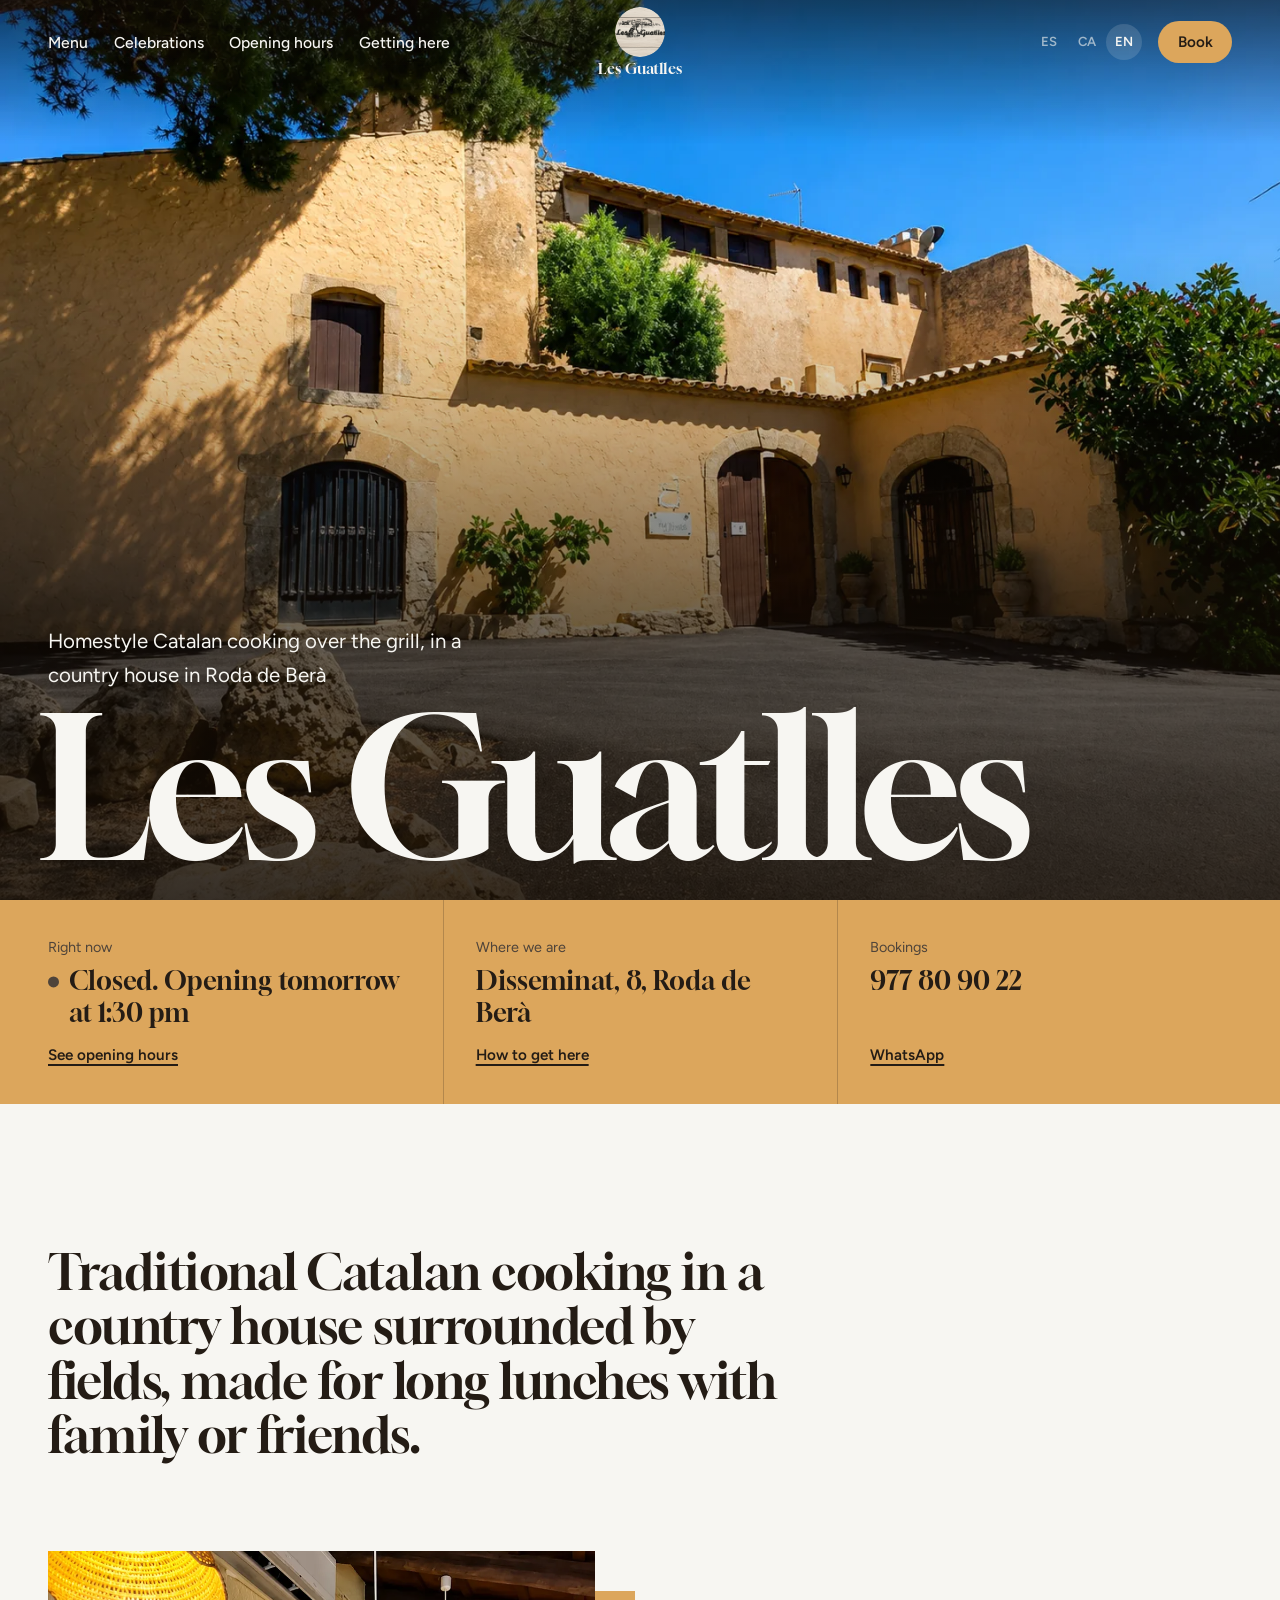
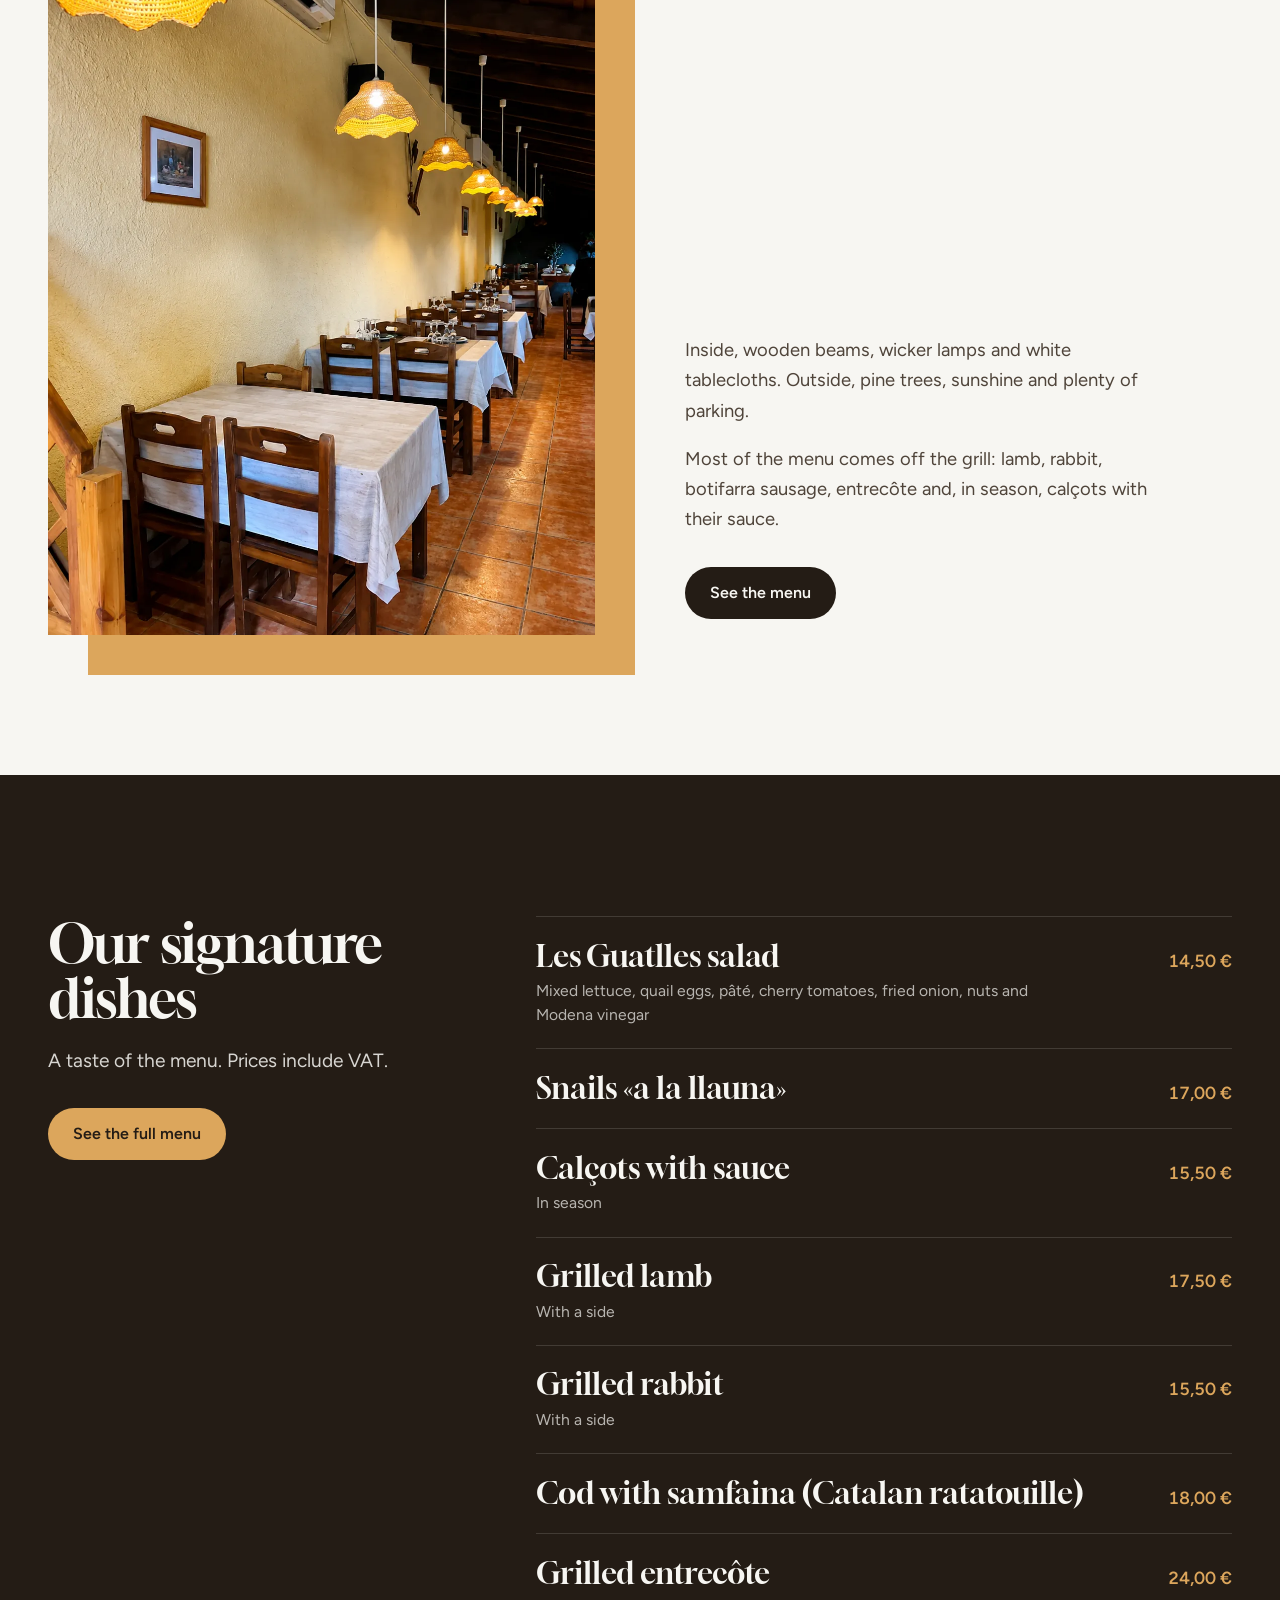
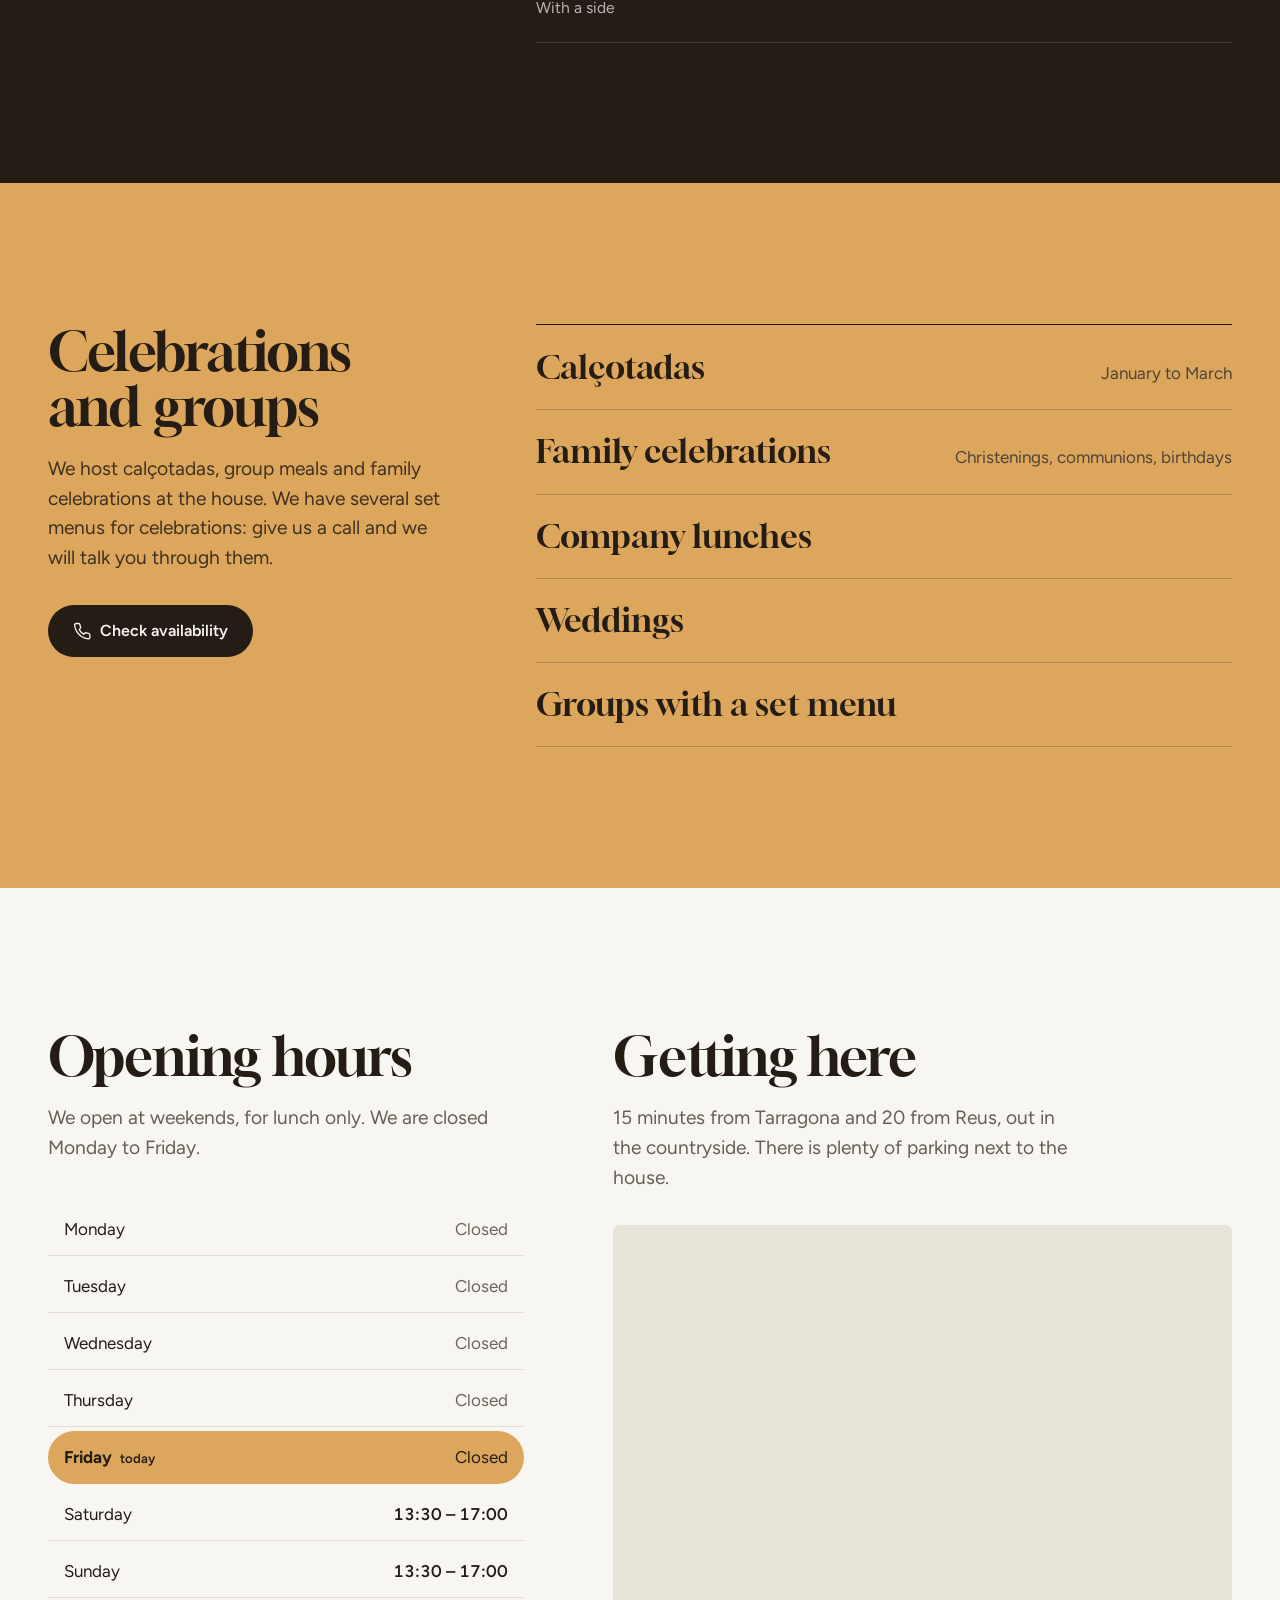
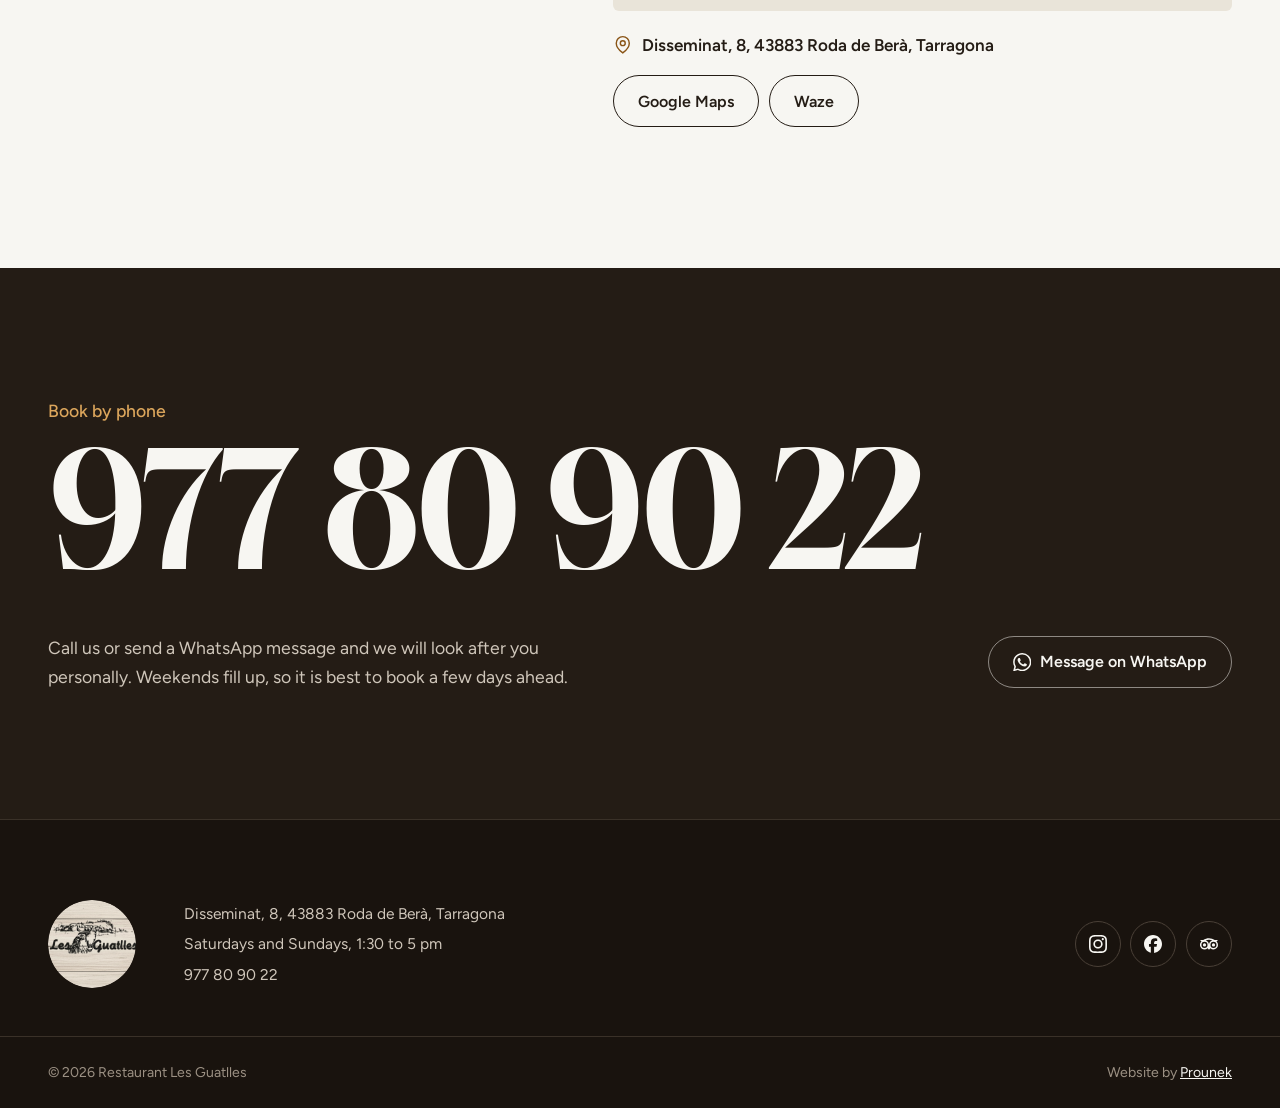
<file: index.html>
<!DOCTYPE html>
<html lang="es">
<head>
  <meta charset="UTF-8">
  <meta name="viewport" content="width=device-width, initial-scale=1">
  <meta name="google-site-verification" content="Jsw2X4J8L4KTGrGWxW3BbhvIanGpA91pAaKXPVNSlQM">
  <title>Restaurant Les Guatlles | Cocina catalana a la brasa en Roda de Berà</title>
  <meta name="description" content="Masía con cocina catalana y casera a la brasa en Roda de Berà (Tarragona). Abierto sábados y domingos a mediodía. Calçotadas, celebraciones y grupos. Reservas: 977 80 90 22.">
  <link rel="canonical" href="https://restaurantlesguatlles.com/">
  <meta name="theme-color" content="#241c15">
  <meta property="og:type" content="restaurant">
  <meta property="og:locale" content="es_ES">
  <meta property="og:site_name" content="Restaurant Les Guatlles">
  <meta property="og:title" content="Restaurant Les Guatlles | Cocina catalana a la brasa en Roda de Berà">
  <meta property="og:description" content="Masía con cocina catalana y casera a la brasa en Roda de Berà (Tarragona). Abierto sábados y domingos a mediodía. Calçotadas, celebraciones y grupos. Reservas: 977 80 90 22.">
  <meta property="og:url" content="https://restaurantlesguatlles.com/">
  <meta property="og:image" content="https://restaurantlesguatlles.com/compartir.jpg">
  <meta name="twitter:card" content="summary_large_image">
  <link rel="icon" href="favicon-48.png" type="image/png">
  <link rel="apple-touch-icon" href="apple-touch-icon.png">
  <script>(function(d){d.classList.add('js');var l;try{l=localStorage.getItem('lg-lang')}catch(e){}if(!l){var n=(navigator.language||'es').slice(0,2);l=n==='ca'?'ca':n==='en'?'en':'es'}d.setAttribute('data-lang',l);try{if(sessionStorage.getItem('lg-wipe')){d.classList.add('is-entering');sessionStorage.removeItem('lg-wipe')}}catch(e){}setTimeout(function(){d.classList.add('is-ready');d.classList.remove('is-entering')},3500)})(document.documentElement)</script>
  <link rel="preload" href="gloock.woff2" as="font" type="font/woff2" crossorigin>
  <link rel="preload" href="figtree.woff2" as="font" type="font/woff2" crossorigin>
  <link rel="stylesheet" href="estilos.css?v=2">
  <script async src="https://pagead2.googlesyndication.com/pagead/js/adsbygoogle.js?client=ca-pub-1579648661446718" crossorigin="anonymous"></script>
  <script type="application/ld+json">{"@context": "https://schema.org", "@type": "Restaurant", "name": "Restaurant Les Guatlles", "url": "https://restaurantlesguatlles.com/", "image": "https://restaurantlesguatlles.com/compartir.jpg", "logo": "https://restaurantlesguatlles.com/logo-les-guatlles.png", "telephone": "+34 977 80 90 22", "servesCuisine": ["Catalana", "Brasa"], "priceRange": "€€", "menu": "https://restaurantlesguatlles.com/carta.html", "acceptsReservations": "True", "address": {"@type": "PostalAddress", "streetAddress": "Disseminat, 8", "addressLocality": "Roda de Berà", "postalCode": "43883", "addressRegion": "Tarragona", "addressCountry": "ES"}, "openingHoursSpecification": [{"@type": "OpeningHoursSpecification", "dayOfWeek": ["Saturday", "Sunday"], "opens": "13:30", "closes": "17:00"}], "sameAs": ["https://www.instagram.com/restaurantlesguatlles/", "https://www.facebook.com/Restaurantlesguatlles/", "https://www.tripadvisor.es/Restaurant_Review-g911517-d994936-Reviews-Restaurant_Les_Guatlles-Roda_de_Bara_Province_of_Tarragona_Catalonia.html"]}</script>
</head><body class="is-home">
  <svg xmlns="http://www.w3.org/2000/svg" style="display:none" aria-hidden="true"><symbol id="wa" viewBox="0 0 24 24"><path fill="currentColor" d="M17.472 14.382c-.297-.149-1.758-.867-2.03-.967-.273-.099-.471-.148-.67.15-.197.297-.767.966-.94 1.164-.173.199-.347.223-.644.075-.297-.15-1.255-.463-2.39-1.475-.883-.788-1.48-1.761-1.653-2.059-.173-.297-.018-.458.13-.606.134-.133.298-.347.446-.52.149-.174.198-.298.298-.497.099-.198.05-.371-.025-.52-.075-.149-.669-1.612-.916-2.207-.242-.579-.487-.5-.669-.51-.173-.008-.371-.01-.57-.01-.198 0-.52.074-.792.372-.272.297-1.04 1.016-1.04 2.479 0 1.462 1.065 2.875 1.213 3.074.149.198 2.096 3.2 5.077 4.487.709.306 1.262.489 1.694.625.712.227 1.36.195 1.871.118.571-.085 1.758-.719 2.006-1.413.248-.694.248-1.289.173-1.413-.074-.124-.272-.198-.57-.347m-5.421 7.403h-.004a9.87 9.87 0 01-5.031-1.378l-.361-.214-3.741.982.998-3.648-.235-.374a9.86 9.86 0 01-1.51-5.26c.001-5.45 4.436-9.884 9.888-9.884 2.64 0 5.122 1.03 6.988 2.898a9.825 9.825 0 012.893 6.994c-.003 5.45-4.437 9.884-9.885 9.884m8.413-18.297A11.815 11.815 0 0012.05 0C5.495 0 .16 5.335.157 11.892c0 2.096.547 4.142 1.588 5.945L.057 24l6.305-1.654a11.882 11.882 0 005.683 1.448h.005c6.554 0 11.89-5.335 11.893-11.893a11.821 11.821 0 00-3.48-8.413Z"/></symbol><symbol id="ig" viewBox="0 0 24 24"><path fill="currentColor" d="M7.0301.084c-1.2768.0602-2.1487.264-2.911.5634-.7888.3075-1.4575.72-2.1228 1.3877-.6652.6677-1.075 1.3368-1.3802 2.127-.2954.7638-.4956 1.6365-.552 2.914-.0564 1.2775-.0689 1.6882-.0626 4.947.0062 3.2586.0206 3.6671.0825 4.9473.061 1.2765.264 2.1482.5635 2.9107.308.7889.72 1.4573 1.388 2.1228.6679.6655 1.3365 1.0743 2.1285 1.38.7632.295 1.6361.4961 2.9134.552 1.2773.056 1.6884.069 4.9462.0627 3.2578-.0062 3.668-.0207 4.9478-.0814 1.28-.0607 2.147-.2652 2.9098-.5633.7889-.3086 1.4578-.72 2.1228-1.3881.665-.6682 1.0745-1.3378 1.3795-2.1284.2957-.7632.4966-1.636.552-2.9124.056-1.2809.0692-1.6898.063-4.948-.0063-3.2583-.021-3.6668-.0817-4.9465-.0607-1.2797-.264-2.1487-.5633-2.9117-.3084-.7889-.72-1.4568-1.3876-2.1228C21.2982 1.33 20.628.9208 19.8378.6165 19.074.321 18.2017.1197 16.9244.0645 15.6471.0093 15.236-.005 11.977.0014 8.718.0076 8.31.0215 7.0301.0839m.1402 21.6932c-1.17-.0509-1.8053-.2453-2.2287-.408-.5606-.216-.96-.4771-1.3819-.895-.422-.4178-.6811-.8186-.9-1.378-.1644-.4234-.3624-1.058-.4171-2.228-.0595-1.2645-.072-1.6442-.079-4.848-.007-3.2037.0053-3.583.0607-4.848.05-1.169.2456-1.805.408-2.2282.216-.5613.4762-.96.895-1.3816.4188-.4217.8184-.6814 1.3783-.9003.423-.1651 1.0575-.3614 2.227-.4171 1.2655-.06 1.6447-.072 4.848-.079 3.2033-.007 3.5835.005 4.8495.0608 1.169.0508 1.8053.2445 2.228.408.5608.216.96.4754 1.3816.895.4217.4194.6816.8176.9005 1.3787.1653.4217.3617 1.056.4169 2.2263.0602 1.2655.0739 1.645.0796 4.848.0058 3.203-.0055 3.5834-.061 4.848-.051 1.17-.245 1.8055-.408 2.2294-.216.5604-.4763.96-.8954 1.3814-.419.4215-.8181.6811-1.3783.9-.4224.1649-1.0577.3617-2.2262.4174-1.2656.0595-1.6448.072-4.8493.079-3.2045.007-3.5825-.006-4.848-.0608M16.953 5.5864A1.44 1.44 0 1 0 18.39 4.144a1.44 1.44 0 0 0-1.437 1.4424M5.8385 12.012c.0067 3.4032 2.7706 6.1557 6.173 6.1493 3.4026-.0065 6.157-2.7701 6.1506-6.1733-.0065-3.4032-2.771-6.1565-6.174-6.1498-3.403.0067-6.156 2.771-6.1496 6.1738M8 12.0077a4 4 0 1 1 4.008 3.9921A3.9996 3.9996 0 0 1 8 12.0077"/></symbol><symbol id="fb" viewBox="0 0 24 24"><path fill="currentColor" d="M9.101 23.691v-7.98H6.627v-3.667h2.474v-1.58c0-4.085 1.848-5.978 5.858-5.978.401 0 .955.042 1.468.103a8.68 8.68 0 0 1 1.141.195v3.325a8.623 8.623 0 0 0-.653-.036 26.805 26.805 0 0 0-.733-.009c-.707 0-1.259.096-1.675.309a1.686 1.686 0 0 0-.679.622c-.258.42-.374.995-.374 1.752v1.297h3.919l-.386 2.103-.287 1.564h-3.246v8.245C19.396 23.238 24 18.179 24 12.044c0-6.627-5.373-12-12-12s-12 5.373-12 12c0 5.628 3.874 10.35 9.101 11.647Z"/></symbol><symbol id="ta" viewBox="0 0 24 24"><path fill="currentColor" d="M12.006 4.295c-2.67 0-5.338.784-7.645 2.353H0l1.963 2.135a5.997 5.997 0 0 0 4.04 10.43 5.976 5.976 0 0 0 4.075-1.6L12 19.705l1.922-2.09a5.972 5.972 0 0 0 4.072 1.598 6 6 0 0 0 6-5.998 5.982 5.982 0 0 0-1.957-4.432L24 6.648h-4.35a13.573 13.573 0 0 0-7.644-2.353zM12 6.255c1.531 0 3.063.303 4.504.903C13.943 8.138 12 10.43 12 13.1c0-2.671-1.942-4.962-4.504-5.942A11.72 11.72 0 0 1 12 6.256zM6.002 9.157a4.059 4.059 0 1 1 0 8.118 4.059 4.059 0 0 1 0-8.118zm11.992.002a4.057 4.057 0 1 1 .003 8.115 4.057 4.057 0 0 1-.003-8.115zm-11.992 1.93a2.128 2.128 0 0 0 0 4.256 2.128 2.128 0 0 0 0-4.256zm11.992 0a2.128 2.128 0 0 0 0 4.256 2.128 2.128 0 0 0 0-4.256z"/></symbol><symbol id="waze" viewBox="0 0 24 24"><path fill="currentColor" d="M13.218 0C9.915 0 6.835 1.49 4.723 4.148c-1.515 1.913-2.31 4.272-2.31 6.706v1.739c0 .894-.62 1.738-1.862 1.813-.298.025-.547.224-.547.522-.05.82.82 2.31 2.012 3.502.82.844 1.788 1.515 2.832 2.036a3 3 0 0 0 2.955 3.528 2.966 2.966 0 0 0 2.931-2.385h2.509c.323 1.689 2.086 2.856 3.974 2.21 1.64-.546 2.36-2.409 1.763-3.924a12.84 12.84 0 0 0 1.838-1.465 10.73 10.73 0 0 0 3.18-7.65c0-2.882-1.118-5.589-3.155-7.625A10.899 10.899 0 0 0 13.218 0zm0 1.217c2.558 0 4.967.994 6.78 2.807a9.525 9.525 0 0 1 2.807 6.78A9.526 9.526 0 0 1 20 17.585a9.647 9.647 0 0 1-6.78 2.807h-2.46a3.008 3.008 0 0 0-2.93-2.41 3.03 3.03 0 0 0-2.534 1.367v.024a8.945 8.945 0 0 1-2.41-1.788c-.844-.844-1.316-1.614-1.515-2.11a2.858 2.858 0 0 0 1.441-.846 2.959 2.959 0 0 0 .795-2.036v-1.789c0-2.11.696-4.197 2.012-5.861 1.863-2.385 4.62-3.726 7.6-3.726zm-2.41 5.986a1.192 1.192 0 0 0-1.191 1.192 1.192 1.192 0 0 0 1.192 1.193A1.192 1.192 0 0 0 12 8.395a1.192 1.192 0 0 0-1.192-1.192zm7.204 0a1.192 1.192 0 0 0-1.192 1.192 1.192 1.192 0 0 0 1.192 1.193 1.192 1.192 0 0 0 1.192-1.193 1.192 1.192 0 0 0-1.192-1.192zm-7.377 4.769a.596.596 0 0 0-.546.845 4.813 4.813 0 0 0 4.346 2.757 4.77 4.77 0 0 0 4.347-2.757.596.596 0 0 0-.547-.845h-.025a.561.561 0 0 0-.521.348 3.59 3.59 0 0 1-3.254 2.061 3.591 3.591 0 0 1-3.254-2.061.64.64 0 0 0-.546-.348z"/></symbol><symbol id="phone" viewBox="0 0 24 24" fill="none" stroke="currentColor" stroke-width="1.75" stroke-linecap="round" stroke-linejoin="round"><path d="M22 16.92v3a2 2 0 0 1-2.18 2 19.79 19.79 0 0 1-8.63-3.07 19.5 19.5 0 0 1-6-6 19.79 19.79 0 0 1-3.07-8.67A2 2 0 0 1 4.11 2h3a2 2 0 0 1 2 1.72 12.84 12.84 0 0 0 .7 2.81 2 2 0 0 1-.45 2.11L8.09 9.91a16 16 0 0 0 6 6l1.27-1.27a2 2 0 0 1 2.11-.45 12.84 12.84 0 0 0 2.81.7A2 2 0 0 1 22 16.92z" /></symbol><symbol id="map-pin" viewBox="0 0 24 24" fill="none" stroke="currentColor" stroke-width="1.75" stroke-linecap="round" stroke-linejoin="round"><path d="M20 10c0 6-8 12-8 12s-8-6-8-12a8 8 0 0 1 16 0Z" /><circle cx="12" cy="10" r="3" /></symbol><symbol id="clock" viewBox="0 0 24 24" fill="none" stroke="currentColor" stroke-width="1.75" stroke-linecap="round" stroke-linejoin="round"><circle cx="12" cy="12" r="10" /><polyline points="12 6 12 12 16 14" /></symbol><symbol id="search" viewBox="0 0 24 24" fill="none" stroke="currentColor" stroke-width="1.75" stroke-linecap="round" stroke-linejoin="round"><circle cx="11" cy="11" r="8" /><path d="m21 21-4.3-4.3" /></symbol><symbol id="x" viewBox="0 0 24 24" fill="none" stroke="currentColor" stroke-width="1.75" stroke-linecap="round" stroke-linejoin="round"><path d="M18 6 6 18" /><path d="m6 6 12 12" /></symbol><symbol id="arrow-up-right" viewBox="0 0 24 24" fill="none" stroke="currentColor" stroke-width="1.75" stroke-linecap="round" stroke-linejoin="round"><path d="M7 7h10v10" /><path d="M7 17 17 7" /></symbol><symbol id="arrow-left" viewBox="0 0 24 24" fill="none" stroke="currentColor" stroke-width="1.75" stroke-linecap="round" stroke-linejoin="round"><path d="m12 19-7-7 7-7" /><path d="M19 12H5" /></symbol><symbol id="car" viewBox="0 0 24 24" fill="none" stroke="currentColor" stroke-width="1.75" stroke-linecap="round" stroke-linejoin="round"><path d="M19 17h2c.6 0 1-.4 1-1v-3c0-.9-.7-1.7-1.5-1.9C18.7 10.6 16 10 16 10s-1.3-1.4-2.2-2.3c-.5-.4-1.1-.7-1.8-.7H5c-.6 0-1.1.4-1.4.9l-1.4 2.9A3.7 3.7 0 0 0 2 12v4c0 .6.4 1 1 1h2" /><circle cx="7" cy="17" r="2" /><path d="M9 17h6" /><circle cx="17" cy="17" r="2" /></symbol><symbol id="utensils" viewBox="0 0 24 24" fill="none" stroke="currentColor" stroke-width="1.75" stroke-linecap="round" stroke-linejoin="round"><path d="M3 2v7c0 1.1.9 2 2 2h4a2 2 0 0 0 2-2V2" /><path d="M7 2v20" /><path d="M21 15V2a5 5 0 0 0-5 5v6c0 1.1.9 2 2 2h3Zm0 0v7" /></symbol><symbol id="chevron-down" viewBox="0 0 24 24" fill="none" stroke="currentColor" stroke-width="1.75" stroke-linecap="round" stroke-linejoin="round"><path d="m6 9 6 6 6-6" /></symbol></svg>
  <a class="skip" href="#contenido"><span data-i18n="skip">Saltar al contenido</span></a>
  <div class="wipe" aria-hidden="true"><span class="wipe__band"></span><img class="wipe__logo" src="logo-les-guatlles.png" alt="" width="256" height="256"></div>

  <header class="site-header">
    <div class="wrap header__grid">
      <nav class="nav nav--left" aria-label="Principal"><ul class="nav__list"><li><a href="carta.html"><span data-i18n="nav_carta">La carta</span></a></li><li><a href="#celebraciones"><span data-i18n="nav_celebra">Celebraciones</span></a></li><li><a href="#horario"><span data-i18n="nav_horario">Horario</span></a></li><li><a href="#como-llegar"><span data-i18n="nav_llegar">Cómo llegar</span></a></li></ul></nav>
      <a class="brand" href="#inicio"><img src="logo-les-guatlles.png" alt="" width="256" height="256"><span>Les Guatlles</span></a>
      <div class="header__end">
        <div class="lang" role="group" aria-label="Idioma" data-i18n-aria="lang_label"><button type="button" data-set-lang="es" aria-pressed="false" lang="es" title="Castellano">ES</button><button type="button" data-set-lang="ca" aria-pressed="false" lang="ca" title="Català">CA</button><button type="button" data-set-lang="en" aria-pressed="false" lang="en" title="English">EN</button></div>
        <a class="btn btn--ochre btn--small" href="tel:+34977809022"><span data-i18n="nav_reservar">Reservar</span></a>
        <button class="menu-btn" type="button" aria-expanded="false" aria-controls="menu-movil"><span class="visually-hidden"><span data-i18n="menu">Menú</span></span><span class="menu-btn__bars" aria-hidden="true"><i></i><i></i></span></button>
      </div>
    </div>
  </header>

  <div class="mobile-menu" id="menu-movil">
    <nav aria-label="Móvil"><ul><li><a class="big" href="#inicio"><span data-i18n="nav_inicio">Inicio</span></a></li><li><a class="big" href="carta.html"><span data-i18n="nav_carta">La carta</span></a></li><li><a class="big" href="#celebraciones"><span data-i18n="nav_celebra">Celebraciones</span></a></li><li><a class="big" href="#horario"><span data-i18n="nav_horario">Horario</span></a></li><li><a class="big" href="#como-llegar"><span data-i18n="nav_llegar">Cómo llegar</span></a></li></ul></nav>
    <div class="mobile-menu__foot">
      <div class="lang" role="group" aria-label="Idioma"><button type="button" data-set-lang="es" aria-pressed="false" lang="es" title="Castellano">ES</button><button type="button" data-set-lang="ca" aria-pressed="false" lang="ca" title="Català">CA</button><button type="button" data-set-lang="en" aria-pressed="false" lang="en" title="English">EN</button></div>
      <p><span data-i18n="hours_short">Sábados y domingos, de 13:30 a 17:00</span></p>
      <a class="btn btn--ochre" href="tel:+34977809022"><svg class="icon" aria-hidden="true"><use href="#phone"></use></svg><span data-i18n="call_book">Llamar para reservar</span></a>
    </div>
  </div>

  <main id="contenido">
    <section class="hero" id="inicio" aria-labelledby="hero-title">
      <div class="hero__photo"><picture><source srcset="masia-exterior.webp" type="image/webp"><img src="masia-exterior.jpg" alt="Fachada de la masía de Les Guatlles, con paredes ocres y pinos, en un día de sol" data-i18n-alt="alt_masia" width="1447" height="1087" loading="eager" fetchpriority="high" decoding="async"></picture></div>
      <div class="wrap hero__content">
        <p class="hero__sub"><span data-i18n="hero_sub2">Cocina catalana y casera, a la brasa, en una masía de Roda de Berà</span></p>
        <h1 class="hero__title" id="hero-title"><span class="visually-hidden">Restaurant </span>Les Guatlles</h1>
      </div>
    </section>

    <section class="strip" aria-label="Información">
      <div class="wrap strip__grid">
        <div class="strip__item">
          <p class="strip__label"><span data-i18n="strip_now">Ahora mismo</span></p>
          <p class="status" data-status><span class="status__dot" aria-hidden="true"></span><span class="status__text"><span data-i18n="hours_short3">Sábados y domingos, de 13:30 a 17:00</span></span></p>
          <a class="strip__link" href="#horario"><span data-i18n="strip_hours">Ver horario</span></a>
        </div>
        <div class="strip__item">
          <p class="strip__label"><span data-i18n="strip_where">Dónde estamos</span></p>
          <p class="strip__value">Disseminat, 8, Roda de Berà</p>
          <a class="strip__link" href="#como-llegar"><span data-i18n="strip_how">Cómo llegar</span></a>
        </div>
        <div class="strip__item">
          <p class="strip__label"><span data-i18n="strip_book">Reservas</span></p>
          <p class="strip__value"><a href="tel:+34977809022">977 80 90 22</a></p>
          <a class="strip__link" href="https://wa.me/34977809022" target="_blank" rel="noopener">WhatsApp</a>
        </div>
      </div>
    </section>

    <section class="section about" aria-labelledby="about-title">
      <div class="wrap">
        <h2 class="statement" id="about-title"><span data-i18n="statement">Cocina catalana de siempre, en una masía rodeada de campo, para comer sin prisa en familia o con amigos.</span></h2>
        <div class="about__grid">
          <div class="about__photo"><picture><source srcset="comedor.webp" type="image/webp"><img src="comedor.jpg" alt="Comedor de Les Guatlles con vigas de madera, lámparas de mimbre y mesas con mantel blanco" data-i18n-alt="alt_comedor" width="1086" height="1448" loading="lazy" decoding="async"></picture></div>
          <div class="about__copy">
            <p><span data-i18n="casa_p1b">Dentro, vigas de madera, lámparas de mimbre y mesas con mantel blanco. Fuera, pinos, sol y aparcamiento de sobra.</span></p>
            <p><span data-i18n="casa_p2">Casi toda la carta sale de la brasa: cordero, conejo, butifarra, entrecot y, en temporada, calçots con su salsa.</span></p>
            <a class="btn btn--ink" href="carta.html"><span data-i18n="hero_carta">Ver la carta</span></a>
          </div>
        </div>
      </div>
    </section>

    <section class="section dark" id="platos" aria-labelledby="platos-title">
      <div class="wrap split">
        <div class="split__side">
          <h2 class="h2" id="platos-title"><span data-i18n="favs_title">Nuestros platos estrella</span></h2>
          <p class="lead"><span data-i18n="favs_lead">Una muestra de la carta. Precios con IVA incluido.</span></p>
          <a class="btn btn--ochre" href="carta.html"><span data-i18n="favs_link">Ver la carta completa</span></a>
        </div>
        <ul class="dishes"><li class="dish" data-search="ensalada les guatlles amanida les guatlles les guatlles salad lechuga variada, huevos de codorniz, paté, tomates cherry, cebolla frita, frutos secos y vinagre de módena enciam variat, ous de guatlla, paté, tomàquets cherry, ceba fregida, fruita seca i vinagre de mòdena mixed lettuce, quail eggs, pâté, cherry tomatoes, fried onion, nuts and modena vinegar"><div class="dish__main"><h3 class="dish__name"><span data-i18n="d_ensalada">Ensalada Les Guatlles</span></h3><p class="dish__desc"><span data-i18n="d_ensalada_desc">Lechuga variada, huevos de codorniz, paté, tomates cherry, cebolla frita, frutos secos y vinagre de Módena</span></p></div><span class="dish__price">14,50&nbsp;€</span></li><li class="dish" data-search="caracoles a la llauna cargols a la llauna snails «a la llauna»"><div class="dish__main"><h3 class="dish__name"><span data-i18n="d_caracoles">Caracoles a la llauna</span></h3></div><span class="dish__price">17,00&nbsp;€</span></li><li class="dish" data-search="calçots con salsa calçots amb salsa calçots with sauce en temporada en temporada in season"><div class="dish__main"><h3 class="dish__name"><span data-i18n="d_calcots">Calçots con salsa</span></h3><p class="dish__desc"><span data-i18n="d_calcots_desc">En temporada</span></p></div><span class="dish__price">15,50&nbsp;€</span></li><li class="dish" data-search="cordero a la brasa xai a la brasa grilled lamb con guarnición amb guarnició with a side"><div class="dish__main"><h3 class="dish__name"><span data-i18n="d_cordero">Cordero a la brasa</span></h3><p class="dish__desc"><span data-i18n="d_cordero_desc">Con guarnición</span></p></div><span class="dish__price">17,50&nbsp;€</span></li><li class="dish" data-search="conejo a la brasa conill a la brasa grilled rabbit con guarnición amb guarnició with a side"><div class="dish__main"><h3 class="dish__name"><span data-i18n="d_conejo">Conejo a la brasa</span></h3><p class="dish__desc"><span data-i18n="d_conejo_desc">Con guarnición</span></p></div><span class="dish__price">15,50&nbsp;€</span></li><li class="dish" data-search="bacalao al pisto (samfaina) bacallà amb samfaina cod with samfaina (catalan ratatouille)"><div class="dish__main"><h3 class="dish__name"><span data-i18n="d_bacalao">Bacalao al pisto (samfaina)</span></h3></div><span class="dish__price">18,00&nbsp;€</span></li><li class="dish" data-search="entrecot a la brasa entrecot a la brasa grilled entrecôte con guarnición amb guarnició with a side"><div class="dish__main"><h3 class="dish__name"><span data-i18n="d_entrecot">Entrecot a la brasa</span></h3><p class="dish__desc"><span data-i18n="d_entrecot_desc">Con guarnición</span></p></div><span class="dish__price">24,00&nbsp;€</span></li></ul>
      </div>
    </section>

    <section class="section ochre" id="celebraciones" aria-labelledby="cel-title">
      <div class="wrap split">
        <div class="split__side">
          <h2 class="h2" id="cel-title"><span data-i18n="cel_title">Celebraciones y grupos</span></h2>
          <p class="lead"><span data-i18n="cel_text">Organizamos calçotadas, comidas de grupo y celebraciones familiares en la masía. Para celebraciones tenemos varios menús: llámanos y te los contamos.</span></p>
          <a class="btn btn--ink" href="tel:+34977809022"><svg class="icon" aria-hidden="true"><use href="#phone"></use></svg><span data-i18n="cel_cta">Consultar disponibilidad</span></a>
        </div>
        <ul class="events"><li><span class="ev__name"><span data-i18n="ev1">Calçotadas</span></span><span class=ev__note><span data-i18n="ev1_n">De enero a marzo</span></span></li><li><span class="ev__name"><span data-i18n="ev2">Celebraciones familiares</span></span><span class=ev__note><span data-i18n="ev2_n">Bautizos, comuniones, cumpleaños</span></span></li><li><span class="ev__name"><span data-i18n="ev3">Comidas de empresa</span></span></li><li><span class="ev__name"><span data-i18n="ev4">Bodas</span></span></li><li><span class="ev__name"><span data-i18n="ev5">Grupos con menú a medida</span></span></li></ul>
      </div>
    </section>

    <section class="section visit" id="horario" aria-labelledby="horario-title">
      <div class="wrap visit__grid">
        <div>
          <h2 class="h2" id="horario-title"><span data-i18n="hor_title">Horario</span></h2>
          <p class="lead"><span data-i18n="hor_text">Abrimos los fines de semana, solo a mediodía. Entre semana descansamos.</span></p>
          <table class="hours"><caption class="visually-hidden"><span data-i18n="hor_cap">Horario semanal</span></caption><tbody><tr data-day="mon"><th scope="row"><span data-i18n="day_mon">Lunes</span></th><td><span data-i18n="closed_mon">Cerrado</span></td></tr><tr data-day="tue"><th scope="row"><span data-i18n="day_tue">Martes</span></th><td><span data-i18n="closed_tue">Cerrado</span></td></tr><tr data-day="wed"><th scope="row"><span data-i18n="day_wed">Miércoles</span></th><td><span data-i18n="closed_wed">Cerrado</span></td></tr><tr data-day="thu"><th scope="row"><span data-i18n="day_thu">Jueves</span></th><td><span data-i18n="closed_thu">Cerrado</span></td></tr><tr data-day="fri"><th scope="row"><span data-i18n="day_fri">Viernes</span></th><td><span data-i18n="closed_fri">Cerrado</span></td></tr><tr data-day="sat"><th scope="row"><span data-i18n="day_sat">Sábado</span></th><td>13:30 – 17:00</td></tr><tr data-day="sun"><th scope="row"><span data-i18n="day_sun">Domingo</span></th><td>13:30 – 17:00</td></tr></tbody></table>
        </div>
        <div id="como-llegar">
          <h2 class="h2"><span data-i18n="loc_title">Cómo llegar</span></h2>
          <p class="lead"><span data-i18n="loc_text">A 15 minutos de Tarragona y a 20 de Reus, en pleno campo. Hay aparcamiento amplio junto a la casa.</span></p>
          <div class="map"><iframe title="Mapa" src="https://maps.google.com/maps?q=Restaurant%20Les%20Guatlles%2C%20Roda%20de%20Ber%C3%A0&z=14&hl=es&output=embed" loading="lazy" referrerpolicy="no-referrer-when-downgrade" allowfullscreen></iframe></div>
          <div class="map__foot">
            <p class="address"><svg class="icon" aria-hidden="true"><use href="#map-pin"></use></svg><span>Disseminat, 8, 43883 Roda de Berà, Tarragona</span></p>
            <div class="map__links">
              <a class="btn btn--line" href="https://www.google.com/maps/search/?api=1&query=Restaurant%20Les%20Guatlles%2C%20Roda%20de%20Ber%C3%A0" target="_blank" rel="noopener">Google Maps</a>
              <a class="btn btn--line" href="https://waze.com/ul?q=Restaurant%20Les%20Guatlles%20Roda%20de%20Ber%C3%A0&navigate=yes" target="_blank" rel="noopener">Waze</a>
            </div>
          </div>
        </div>
      </div>
    </section>

    <section class="call" aria-labelledby="call-title">
      <div class="wrap">
        <h2 class="call__label" id="call-title"><span data-i18n="call_title">Reservas por teléfono</span></h2>
        <a class="call__number" href="tel:+34977809022">977 80 90 22</a>
        <div class="call__foot">
          <p><span data-i18n="res_text">Llámanos o escríbenos por WhatsApp y te atendemos personalmente. Los fines de semana se llena: mejor reservar con unos días de margen.</span></p>
          <a class="btn btn--outline-light" href="https://wa.me/34977809022" target="_blank" rel="noopener"><svg class="icon" aria-hidden="true"><use href="#wa"></use></svg><span data-i18n="wa_write">Escribir por WhatsApp</span></a>
        </div>
      </div>
    </section>
  </main>

  <footer class="site-footer">
    <div class="wrap footer__grid">
      <a class="footer__brand" href="index.html"><img src="logo-les-guatlles.png" alt="Restaurant Les Guatlles" width="256" height="256" loading="lazy"></a>
      <div>
        <p class="footer__line">Disseminat, 8, 43883 Roda de Berà, Tarragona</p>
        <p class="footer__line"><span data-i18n="hours_short2">Sábados y domingos, de 13:30 a 17:00</span></p>
        <p class="footer__line"><a href="tel:+34977809022">977 80 90 22</a></p>
      </div>
      <div class="social">
        <a href="https://www.instagram.com/restaurantlesguatlles/" target="_blank" rel="noopener" aria-label="Instagram"><svg class="icon" aria-hidden="true"><use href="#ig"></use></svg></a>
        <a href="https://www.facebook.com/Restaurantlesguatlles/" target="_blank" rel="noopener" aria-label="Facebook"><svg class="icon" aria-hidden="true"><use href="#fb"></use></svg></a>
        <a href="https://www.tripadvisor.es/Restaurant_Review-g911517-d994936-Reviews-Restaurant_Les_Guatlles-Roda_de_Bara_Province_of_Tarragona_Catalonia.html" target="_blank" rel="noopener" aria-label="Tripadvisor"><svg class="icon" aria-hidden="true"><use href="#ta"></use></svg></a>
      </div>
    </div>
    <div class="wrap legal">
      <span>© <span data-year>2026</span> Restaurant Les Guatlles</span>
      <span><span data-i18n="made_by">Web realizada por</span> <a href="https://prounek.com" target="_blank" rel="noopener">Prounek</a></span>
    </div>
  </footer>

  <script src="textos.js?v=2" defer></script>
  <script src="app.js?v=2" defer></script>
</body>
</html>
</file>
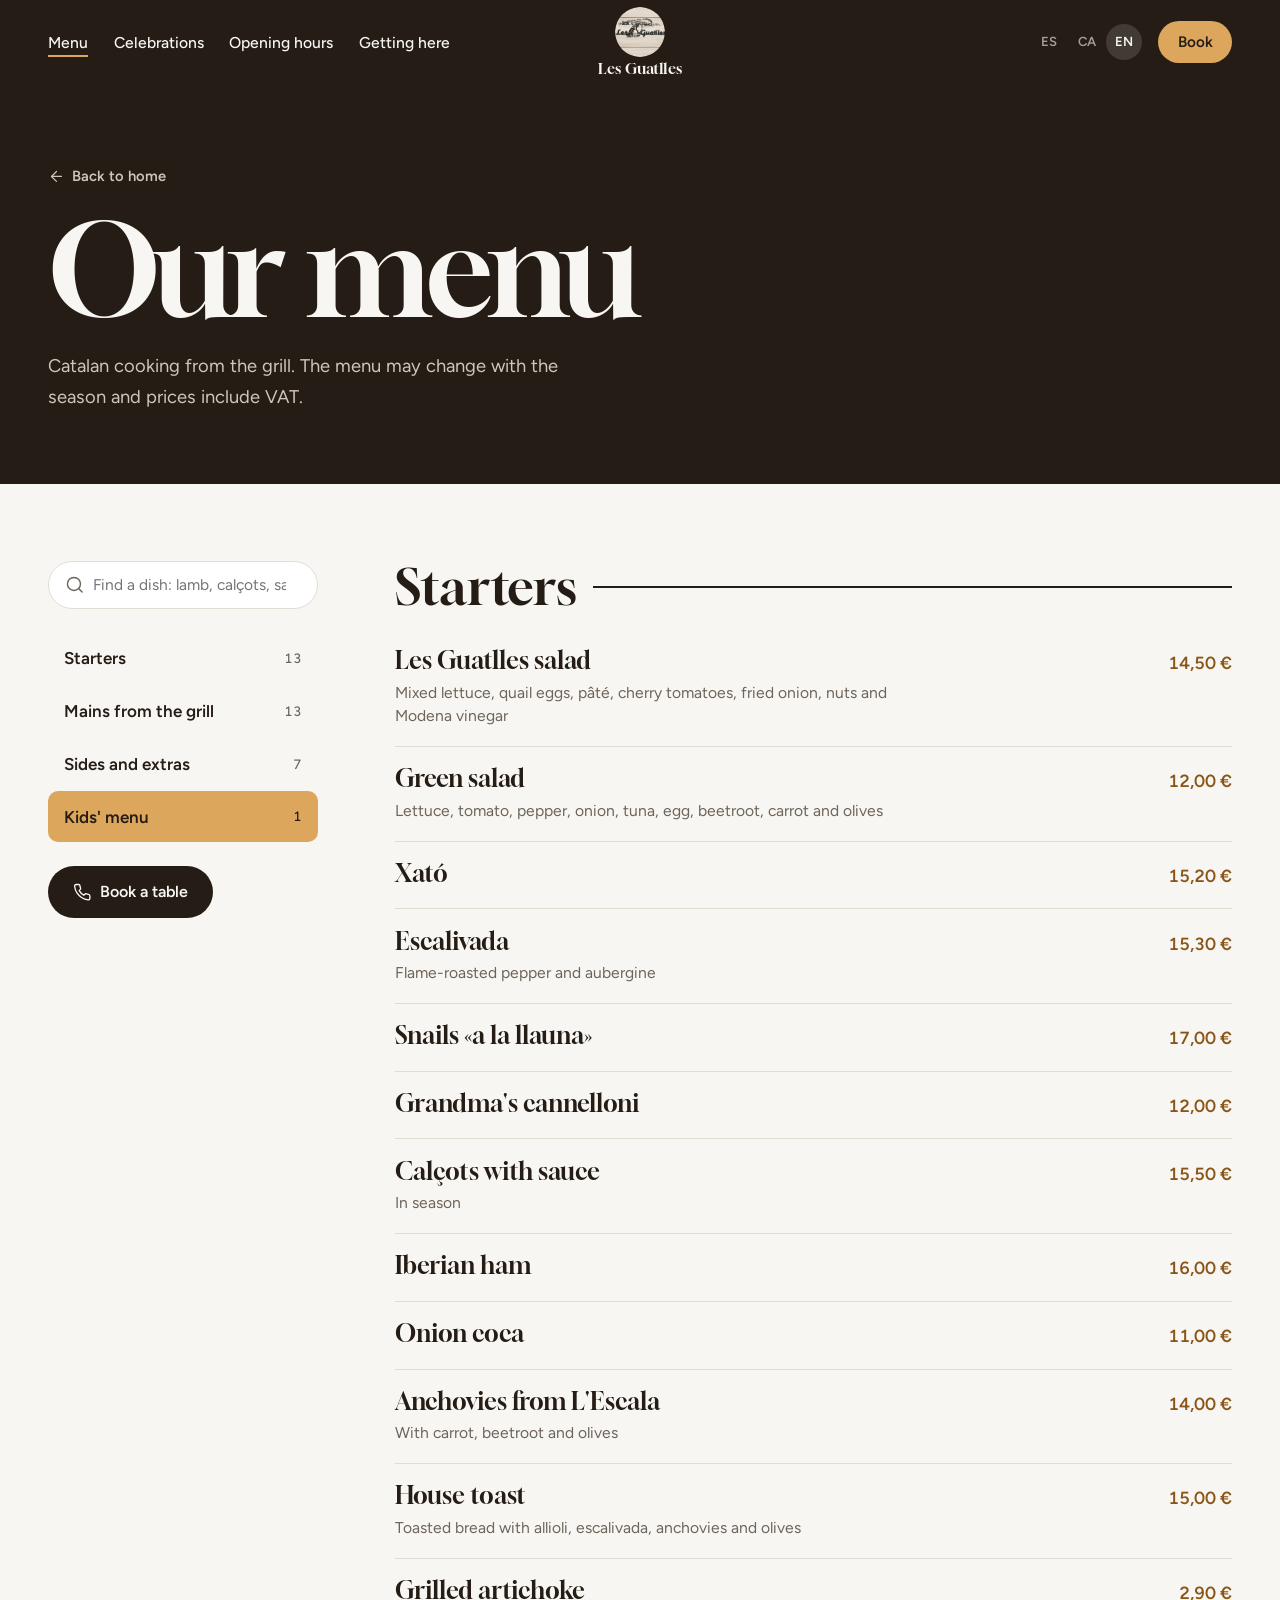
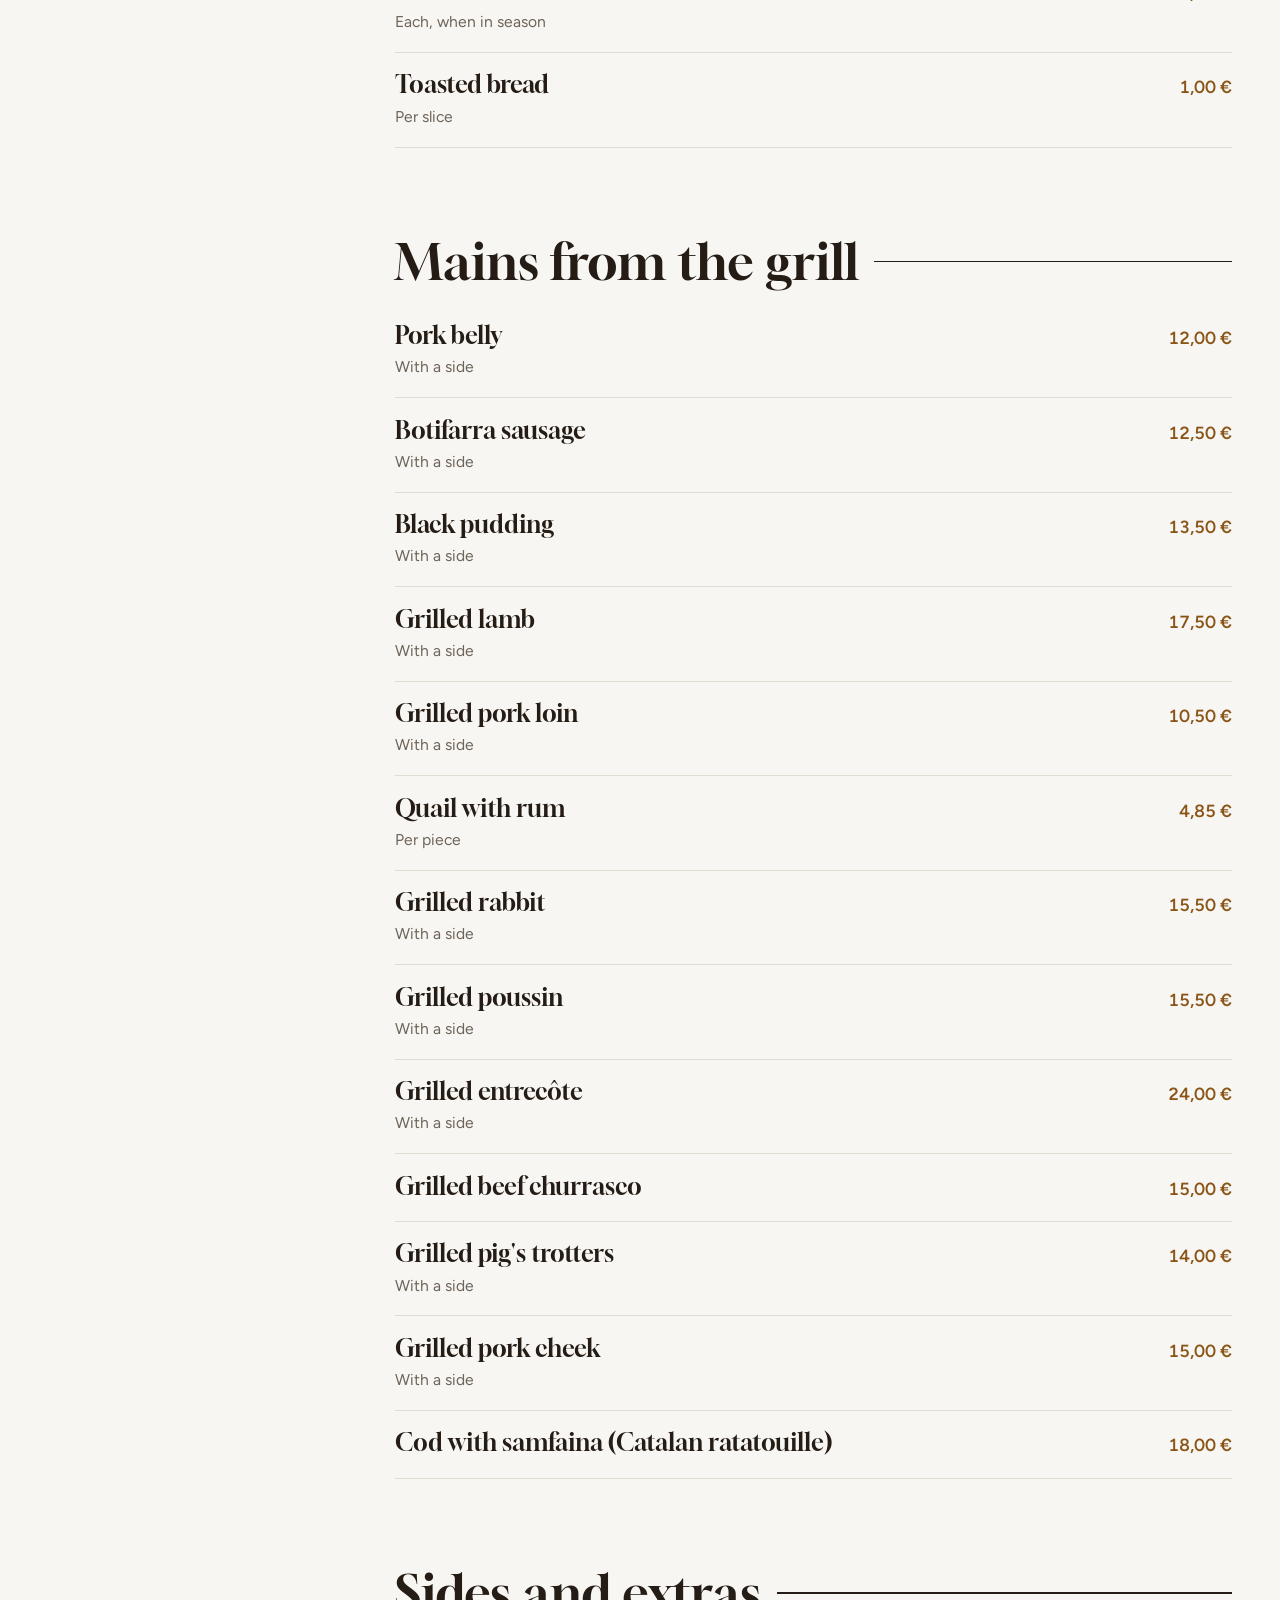
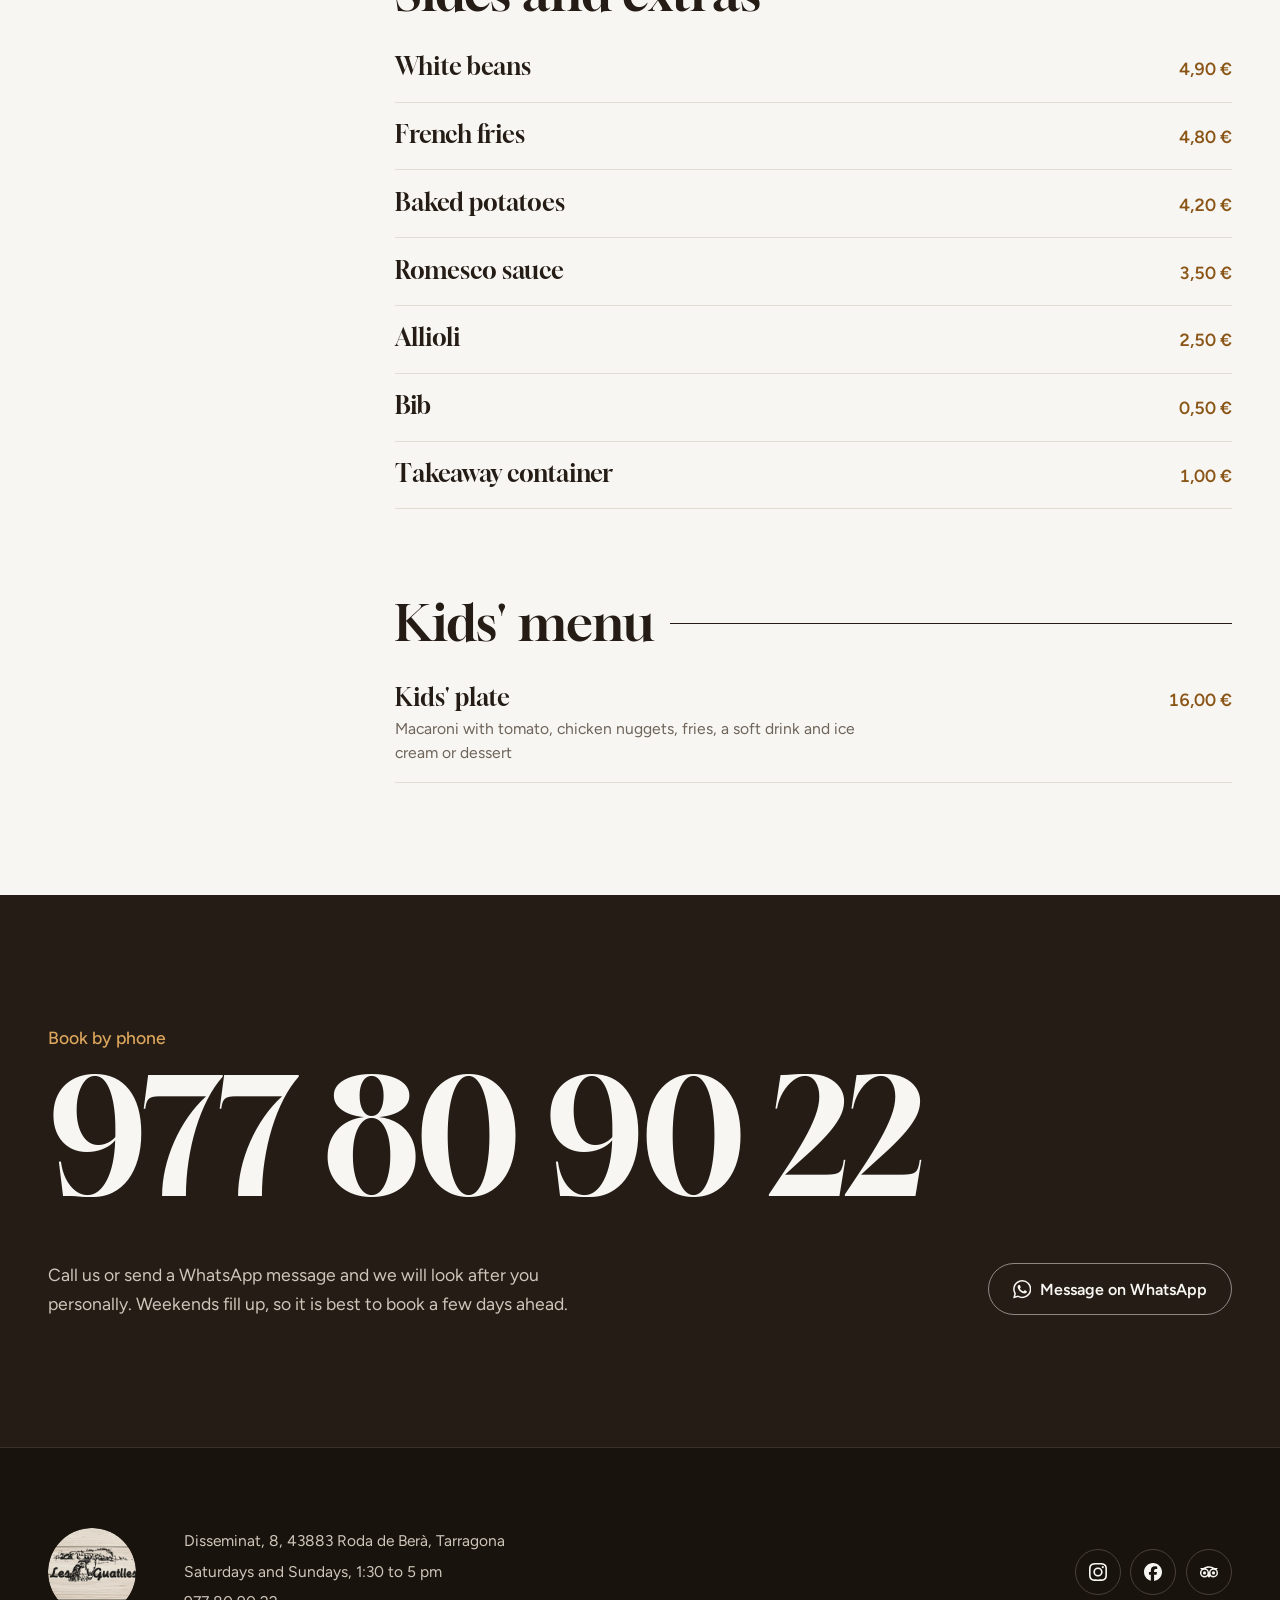
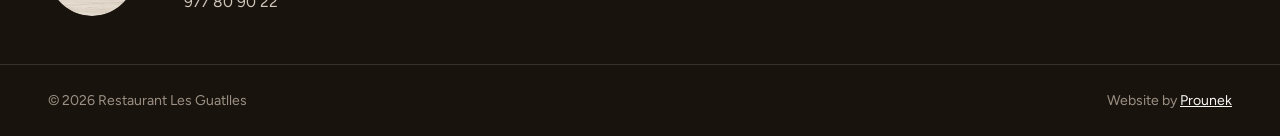
<file: carta.html>
<!DOCTYPE html>
<html lang="es">
<head>
  <meta charset="UTF-8">
  <meta name="viewport" content="width=device-width, initial-scale=1">
  <meta name="google-site-verification" content="Jsw2X4J8L4KTGrGWxW3BbhvIanGpA91pAaKXPVNSlQM">
  <title>La carta | Restaurant Les Guatlles, Roda de Berà</title>
  <meta name="description" content="Carta del Restaurant Les Guatlles: entrantes catalanes, carnes a la brasa, raciones y menú infantil, con precios.">
  <link rel="canonical" href="https://restaurantlesguatlles.com/carta.html">
  <meta name="theme-color" content="#241c15">
  <meta property="og:type" content="restaurant">
  <meta property="og:locale" content="es_ES">
  <meta property="og:site_name" content="Restaurant Les Guatlles">
  <meta property="og:title" content="La carta | Restaurant Les Guatlles, Roda de Berà">
  <meta property="og:description" content="Carta del Restaurant Les Guatlles: entrantes catalanes, carnes a la brasa, raciones y menú infantil, con precios.">
  <meta property="og:url" content="https://restaurantlesguatlles.com/carta.html">
  <meta property="og:image" content="https://restaurantlesguatlles.com/compartir.jpg">
  <meta name="twitter:card" content="summary_large_image">
  <link rel="icon" href="favicon-48.png" type="image/png">
  <link rel="apple-touch-icon" href="apple-touch-icon.png">
  <script>(function(d){d.classList.add('js');var l;try{l=localStorage.getItem('lg-lang')}catch(e){}if(!l){var n=(navigator.language||'es').slice(0,2);l=n==='ca'?'ca':n==='en'?'en':'es'}d.setAttribute('data-lang',l);try{if(sessionStorage.getItem('lg-wipe')){d.classList.add('is-entering');sessionStorage.removeItem('lg-wipe')}}catch(e){}setTimeout(function(){d.classList.add('is-ready');d.classList.remove('is-entering')},3500)})(document.documentElement)</script>
  <link rel="preload" href="gloock.woff2" as="font" type="font/woff2" crossorigin>
  <link rel="preload" href="figtree.woff2" as="font" type="font/woff2" crossorigin>
  <link rel="stylesheet" href="estilos.css?v=2">
  <script async src="https://pagead2.googlesyndication.com/pagead/js/adsbygoogle.js?client=ca-pub-1579648661446718" crossorigin="anonymous"></script>
</head><body class="is-inner">
  <svg xmlns="http://www.w3.org/2000/svg" style="display:none" aria-hidden="true"><symbol id="wa" viewBox="0 0 24 24"><path fill="currentColor" d="M17.472 14.382c-.297-.149-1.758-.867-2.03-.967-.273-.099-.471-.148-.67.15-.197.297-.767.966-.94 1.164-.173.199-.347.223-.644.075-.297-.15-1.255-.463-2.39-1.475-.883-.788-1.48-1.761-1.653-2.059-.173-.297-.018-.458.13-.606.134-.133.298-.347.446-.52.149-.174.198-.298.298-.497.099-.198.05-.371-.025-.52-.075-.149-.669-1.612-.916-2.207-.242-.579-.487-.5-.669-.51-.173-.008-.371-.01-.57-.01-.198 0-.52.074-.792.372-.272.297-1.04 1.016-1.04 2.479 0 1.462 1.065 2.875 1.213 3.074.149.198 2.096 3.2 5.077 4.487.709.306 1.262.489 1.694.625.712.227 1.36.195 1.871.118.571-.085 1.758-.719 2.006-1.413.248-.694.248-1.289.173-1.413-.074-.124-.272-.198-.57-.347m-5.421 7.403h-.004a9.87 9.87 0 01-5.031-1.378l-.361-.214-3.741.982.998-3.648-.235-.374a9.86 9.86 0 01-1.51-5.26c.001-5.45 4.436-9.884 9.888-9.884 2.64 0 5.122 1.03 6.988 2.898a9.825 9.825 0 012.893 6.994c-.003 5.45-4.437 9.884-9.885 9.884m8.413-18.297A11.815 11.815 0 0012.05 0C5.495 0 .16 5.335.157 11.892c0 2.096.547 4.142 1.588 5.945L.057 24l6.305-1.654a11.882 11.882 0 005.683 1.448h.005c6.554 0 11.89-5.335 11.893-11.893a11.821 11.821 0 00-3.48-8.413Z"/></symbol><symbol id="ig" viewBox="0 0 24 24"><path fill="currentColor" d="M7.0301.084c-1.2768.0602-2.1487.264-2.911.5634-.7888.3075-1.4575.72-2.1228 1.3877-.6652.6677-1.075 1.3368-1.3802 2.127-.2954.7638-.4956 1.6365-.552 2.914-.0564 1.2775-.0689 1.6882-.0626 4.947.0062 3.2586.0206 3.6671.0825 4.9473.061 1.2765.264 2.1482.5635 2.9107.308.7889.72 1.4573 1.388 2.1228.6679.6655 1.3365 1.0743 2.1285 1.38.7632.295 1.6361.4961 2.9134.552 1.2773.056 1.6884.069 4.9462.0627 3.2578-.0062 3.668-.0207 4.9478-.0814 1.28-.0607 2.147-.2652 2.9098-.5633.7889-.3086 1.4578-.72 2.1228-1.3881.665-.6682 1.0745-1.3378 1.3795-2.1284.2957-.7632.4966-1.636.552-2.9124.056-1.2809.0692-1.6898.063-4.948-.0063-3.2583-.021-3.6668-.0817-4.9465-.0607-1.2797-.264-2.1487-.5633-2.9117-.3084-.7889-.72-1.4568-1.3876-2.1228C21.2982 1.33 20.628.9208 19.8378.6165 19.074.321 18.2017.1197 16.9244.0645 15.6471.0093 15.236-.005 11.977.0014 8.718.0076 8.31.0215 7.0301.0839m.1402 21.6932c-1.17-.0509-1.8053-.2453-2.2287-.408-.5606-.216-.96-.4771-1.3819-.895-.422-.4178-.6811-.8186-.9-1.378-.1644-.4234-.3624-1.058-.4171-2.228-.0595-1.2645-.072-1.6442-.079-4.848-.007-3.2037.0053-3.583.0607-4.848.05-1.169.2456-1.805.408-2.2282.216-.5613.4762-.96.895-1.3816.4188-.4217.8184-.6814 1.3783-.9003.423-.1651 1.0575-.3614 2.227-.4171 1.2655-.06 1.6447-.072 4.848-.079 3.2033-.007 3.5835.005 4.8495.0608 1.169.0508 1.8053.2445 2.228.408.5608.216.96.4754 1.3816.895.4217.4194.6816.8176.9005 1.3787.1653.4217.3617 1.056.4169 2.2263.0602 1.2655.0739 1.645.0796 4.848.0058 3.203-.0055 3.5834-.061 4.848-.051 1.17-.245 1.8055-.408 2.2294-.216.5604-.4763.96-.8954 1.3814-.419.4215-.8181.6811-1.3783.9-.4224.1649-1.0577.3617-2.2262.4174-1.2656.0595-1.6448.072-4.8493.079-3.2045.007-3.5825-.006-4.848-.0608M16.953 5.5864A1.44 1.44 0 1 0 18.39 4.144a1.44 1.44 0 0 0-1.437 1.4424M5.8385 12.012c.0067 3.4032 2.7706 6.1557 6.173 6.1493 3.4026-.0065 6.157-2.7701 6.1506-6.1733-.0065-3.4032-2.771-6.1565-6.174-6.1498-3.403.0067-6.156 2.771-6.1496 6.1738M8 12.0077a4 4 0 1 1 4.008 3.9921A3.9996 3.9996 0 0 1 8 12.0077"/></symbol><symbol id="fb" viewBox="0 0 24 24"><path fill="currentColor" d="M9.101 23.691v-7.98H6.627v-3.667h2.474v-1.58c0-4.085 1.848-5.978 5.858-5.978.401 0 .955.042 1.468.103a8.68 8.68 0 0 1 1.141.195v3.325a8.623 8.623 0 0 0-.653-.036 26.805 26.805 0 0 0-.733-.009c-.707 0-1.259.096-1.675.309a1.686 1.686 0 0 0-.679.622c-.258.42-.374.995-.374 1.752v1.297h3.919l-.386 2.103-.287 1.564h-3.246v8.245C19.396 23.238 24 18.179 24 12.044c0-6.627-5.373-12-12-12s-12 5.373-12 12c0 5.628 3.874 10.35 9.101 11.647Z"/></symbol><symbol id="ta" viewBox="0 0 24 24"><path fill="currentColor" d="M12.006 4.295c-2.67 0-5.338.784-7.645 2.353H0l1.963 2.135a5.997 5.997 0 0 0 4.04 10.43 5.976 5.976 0 0 0 4.075-1.6L12 19.705l1.922-2.09a5.972 5.972 0 0 0 4.072 1.598 6 6 0 0 0 6-5.998 5.982 5.982 0 0 0-1.957-4.432L24 6.648h-4.35a13.573 13.573 0 0 0-7.644-2.353zM12 6.255c1.531 0 3.063.303 4.504.903C13.943 8.138 12 10.43 12 13.1c0-2.671-1.942-4.962-4.504-5.942A11.72 11.72 0 0 1 12 6.256zM6.002 9.157a4.059 4.059 0 1 1 0 8.118 4.059 4.059 0 0 1 0-8.118zm11.992.002a4.057 4.057 0 1 1 .003 8.115 4.057 4.057 0 0 1-.003-8.115zm-11.992 1.93a2.128 2.128 0 0 0 0 4.256 2.128 2.128 0 0 0 0-4.256zm11.992 0a2.128 2.128 0 0 0 0 4.256 2.128 2.128 0 0 0 0-4.256z"/></symbol><symbol id="waze" viewBox="0 0 24 24"><path fill="currentColor" d="M13.218 0C9.915 0 6.835 1.49 4.723 4.148c-1.515 1.913-2.31 4.272-2.31 6.706v1.739c0 .894-.62 1.738-1.862 1.813-.298.025-.547.224-.547.522-.05.82.82 2.31 2.012 3.502.82.844 1.788 1.515 2.832 2.036a3 3 0 0 0 2.955 3.528 2.966 2.966 0 0 0 2.931-2.385h2.509c.323 1.689 2.086 2.856 3.974 2.21 1.64-.546 2.36-2.409 1.763-3.924a12.84 12.84 0 0 0 1.838-1.465 10.73 10.73 0 0 0 3.18-7.65c0-2.882-1.118-5.589-3.155-7.625A10.899 10.899 0 0 0 13.218 0zm0 1.217c2.558 0 4.967.994 6.78 2.807a9.525 9.525 0 0 1 2.807 6.78A9.526 9.526 0 0 1 20 17.585a9.647 9.647 0 0 1-6.78 2.807h-2.46a3.008 3.008 0 0 0-2.93-2.41 3.03 3.03 0 0 0-2.534 1.367v.024a8.945 8.945 0 0 1-2.41-1.788c-.844-.844-1.316-1.614-1.515-2.11a2.858 2.858 0 0 0 1.441-.846 2.959 2.959 0 0 0 .795-2.036v-1.789c0-2.11.696-4.197 2.012-5.861 1.863-2.385 4.62-3.726 7.6-3.726zm-2.41 5.986a1.192 1.192 0 0 0-1.191 1.192 1.192 1.192 0 0 0 1.192 1.193A1.192 1.192 0 0 0 12 8.395a1.192 1.192 0 0 0-1.192-1.192zm7.204 0a1.192 1.192 0 0 0-1.192 1.192 1.192 1.192 0 0 0 1.192 1.193 1.192 1.192 0 0 0 1.192-1.193 1.192 1.192 0 0 0-1.192-1.192zm-7.377 4.769a.596.596 0 0 0-.546.845 4.813 4.813 0 0 0 4.346 2.757 4.77 4.77 0 0 0 4.347-2.757.596.596 0 0 0-.547-.845h-.025a.561.561 0 0 0-.521.348 3.59 3.59 0 0 1-3.254 2.061 3.591 3.591 0 0 1-3.254-2.061.64.64 0 0 0-.546-.348z"/></symbol><symbol id="phone" viewBox="0 0 24 24" fill="none" stroke="currentColor" stroke-width="1.75" stroke-linecap="round" stroke-linejoin="round"><path d="M22 16.92v3a2 2 0 0 1-2.18 2 19.79 19.79 0 0 1-8.63-3.07 19.5 19.5 0 0 1-6-6 19.79 19.79 0 0 1-3.07-8.67A2 2 0 0 1 4.11 2h3a2 2 0 0 1 2 1.72 12.84 12.84 0 0 0 .7 2.81 2 2 0 0 1-.45 2.11L8.09 9.91a16 16 0 0 0 6 6l1.27-1.27a2 2 0 0 1 2.11-.45 12.84 12.84 0 0 0 2.81.7A2 2 0 0 1 22 16.92z" /></symbol><symbol id="map-pin" viewBox="0 0 24 24" fill="none" stroke="currentColor" stroke-width="1.75" stroke-linecap="round" stroke-linejoin="round"><path d="M20 10c0 6-8 12-8 12s-8-6-8-12a8 8 0 0 1 16 0Z" /><circle cx="12" cy="10" r="3" /></symbol><symbol id="clock" viewBox="0 0 24 24" fill="none" stroke="currentColor" stroke-width="1.75" stroke-linecap="round" stroke-linejoin="round"><circle cx="12" cy="12" r="10" /><polyline points="12 6 12 12 16 14" /></symbol><symbol id="search" viewBox="0 0 24 24" fill="none" stroke="currentColor" stroke-width="1.75" stroke-linecap="round" stroke-linejoin="round"><circle cx="11" cy="11" r="8" /><path d="m21 21-4.3-4.3" /></symbol><symbol id="x" viewBox="0 0 24 24" fill="none" stroke="currentColor" stroke-width="1.75" stroke-linecap="round" stroke-linejoin="round"><path d="M18 6 6 18" /><path d="m6 6 12 12" /></symbol><symbol id="arrow-up-right" viewBox="0 0 24 24" fill="none" stroke="currentColor" stroke-width="1.75" stroke-linecap="round" stroke-linejoin="round"><path d="M7 7h10v10" /><path d="M7 17 17 7" /></symbol><symbol id="arrow-left" viewBox="0 0 24 24" fill="none" stroke="currentColor" stroke-width="1.75" stroke-linecap="round" stroke-linejoin="round"><path d="m12 19-7-7 7-7" /><path d="M19 12H5" /></symbol><symbol id="car" viewBox="0 0 24 24" fill="none" stroke="currentColor" stroke-width="1.75" stroke-linecap="round" stroke-linejoin="round"><path d="M19 17h2c.6 0 1-.4 1-1v-3c0-.9-.7-1.7-1.5-1.9C18.7 10.6 16 10 16 10s-1.3-1.4-2.2-2.3c-.5-.4-1.1-.7-1.8-.7H5c-.6 0-1.1.4-1.4.9l-1.4 2.9A3.7 3.7 0 0 0 2 12v4c0 .6.4 1 1 1h2" /><circle cx="7" cy="17" r="2" /><path d="M9 17h6" /><circle cx="17" cy="17" r="2" /></symbol><symbol id="utensils" viewBox="0 0 24 24" fill="none" stroke="currentColor" stroke-width="1.75" stroke-linecap="round" stroke-linejoin="round"><path d="M3 2v7c0 1.1.9 2 2 2h4a2 2 0 0 0 2-2V2" /><path d="M7 2v20" /><path d="M21 15V2a5 5 0 0 0-5 5v6c0 1.1.9 2 2 2h3Zm0 0v7" /></symbol><symbol id="chevron-down" viewBox="0 0 24 24" fill="none" stroke="currentColor" stroke-width="1.75" stroke-linecap="round" stroke-linejoin="round"><path d="m6 9 6 6 6-6" /></symbol></svg>
  <a class="skip" href="#contenido"><span data-i18n="skip">Saltar al contenido</span></a>
  <div class="wipe" aria-hidden="true"><span class="wipe__band"></span><img class="wipe__logo" src="logo-les-guatlles.png" alt="" width="256" height="256"></div>

  <header class="site-header">
    <div class="wrap header__grid">
      <nav class="nav nav--left" aria-label="Principal"><ul class="nav__list"><li><a href="carta.html" aria-current="page"><span data-i18n="nav_carta">La carta</span></a></li><li><a href="index.html#celebraciones"><span data-i18n="nav_celebra">Celebraciones</span></a></li><li><a href="index.html#horario"><span data-i18n="nav_horario">Horario</span></a></li><li><a href="index.html#como-llegar"><span data-i18n="nav_llegar">Cómo llegar</span></a></li></ul></nav>
      <a class="brand" href="index.html"><img src="logo-les-guatlles.png" alt="" width="256" height="256"><span>Les Guatlles</span></a>
      <div class="header__end">
        <div class="lang" role="group" aria-label="Idioma" data-i18n-aria="lang_label"><button type="button" data-set-lang="es" aria-pressed="false" lang="es" title="Castellano">ES</button><button type="button" data-set-lang="ca" aria-pressed="false" lang="ca" title="Català">CA</button><button type="button" data-set-lang="en" aria-pressed="false" lang="en" title="English">EN</button></div>
        <a class="btn btn--ochre btn--small" href="tel:+34977809022"><span data-i18n="nav_reservar">Reservar</span></a>
        <button class="menu-btn" type="button" aria-expanded="false" aria-controls="menu-movil"><span class="visually-hidden"><span data-i18n="menu">Menú</span></span><span class="menu-btn__bars" aria-hidden="true"><i></i><i></i></span></button>
      </div>
    </div>
  </header>

  <div class="mobile-menu" id="menu-movil">
    <nav aria-label="Móvil"><ul><li><a class="big" href="index.html"><span data-i18n="nav_inicio">Inicio</span></a></li><li><a class="big" href="carta.html"><span data-i18n="nav_carta">La carta</span></a></li><li><a class="big" href="index.html#celebraciones"><span data-i18n="nav_celebra">Celebraciones</span></a></li><li><a class="big" href="index.html#horario"><span data-i18n="nav_horario">Horario</span></a></li><li><a class="big" href="index.html#como-llegar"><span data-i18n="nav_llegar">Cómo llegar</span></a></li></ul></nav>
    <div class="mobile-menu__foot">
      <div class="lang" role="group" aria-label="Idioma"><button type="button" data-set-lang="es" aria-pressed="false" lang="es" title="Castellano">ES</button><button type="button" data-set-lang="ca" aria-pressed="false" lang="ca" title="Català">CA</button><button type="button" data-set-lang="en" aria-pressed="false" lang="en" title="English">EN</button></div>
      <p><span data-i18n="hours_short">Sábados y domingos, de 13:30 a 17:00</span></p>
      <a class="btn btn--ochre" href="tel:+34977809022"><svg class="icon" aria-hidden="true"><use href="#phone"></use></svg><span data-i18n="call_book">Llamar para reservar</span></a>
    </div>
  </div>

  <main id="contenido">
    <section class="page-head" aria-labelledby="carta-title">
      <div class="wrap">
        <a class="back" href="index.html"><svg class="icon" aria-hidden="true"><use href="#arrow-left"></use></svg><span data-i18n="back">Volver al inicio</span></a>
        <h1 class="page-title" id="carta-title"><span data-i18n="carta_title">La carta</span></h1>
        <p class="page-note"><span data-i18n="carta_note">Cocina catalana a la brasa. La carta puede variar según la temporada y los precios llevan el IVA incluido.</span></p>
      </div>
    </section>

    <div class="wrap menu-layout">
      <aside class="menu-side">
        <label class="search"><svg class="icon" aria-hidden="true"><use href="#search"></use></svg><span class="visually-hidden">Buscar un plato: cordero, calçots, ensalada…</span><input type="search" placeholder="Buscar un plato: cordero, calçots, ensalada…" data-i18n-ph="search_ph" autocomplete="off"></label>
        <nav aria-label="Secciones de la carta"><ul class="tabs"><li><a href="#primeros"><span data-i18n="sec_primeros">Primeros</span><span class="count">13</span></a></li><li><a href="#segundos"><span data-i18n="sec_segundos">Segundos a la brasa</span><span class="count">13</span></a></li><li><a href="#raciones"><span data-i18n="sec_raciones">Raciones y extras</span><span class="count">7</span></a></li><li><a href="#infantil"><span data-i18n="sec_infantil">Menú infantil</span><span class="count">1</span></a></li></ul></nav>
        <a class="btn btn--ink side-call" href="tel:+34977809022"><svg class="icon" aria-hidden="true"><use href="#phone"></use></svg><span data-i18n="hero_call">Reservar mesa</span></a>
      </aside>
      <div class="menu-body">
        
          <section class="menu-sec" id="primeros" aria-labelledby="primeros-h">
            <h2 class="menu-sec__title" id="primeros-h"><span data-i18n="sec2_primeros">Primeros</span></h2>
            <ul class="dishes dishes--menu"><li class="dish" data-search="ensalada les guatlles amanida les guatlles les guatlles salad lechuga variada, huevos de codorniz, paté, tomates cherry, cebolla frita, frutos secos y vinagre de módena enciam variat, ous de guatlla, paté, tomàquets cherry, ceba fregida, fruita seca i vinagre de mòdena mixed lettuce, quail eggs, pâté, cherry tomatoes, fried onion, nuts and modena vinegar"><div class="dish__main"><h3 class="dish__name"><span data-i18n="d_ensalada">Ensalada Les Guatlles</span></h3><p class="dish__desc"><span data-i18n="d_ensalada_desc">Lechuga variada, huevos de codorniz, paté, tomates cherry, cebolla frita, frutos secos y vinagre de Módena</span></p></div><span class="dish__price">14,50&nbsp;€</span></li><li class="dish" data-search="ensalada verde amanida verda green salad lechuga, tomate, pimiento, cebolla, atún, huevo, remolacha, zanahoria y aceitunas enciam, tomàquet, pebrot, ceba, tonyina, ou, remolatxa, pastanaga i olives lettuce, tomato, pepper, onion, tuna, egg, beetroot, carrot and olives"><div class="dish__main"><h3 class="dish__name"><span data-i18n="d_verde">Ensalada verde</span></h3><p class="dish__desc"><span data-i18n="d_verde_desc">Lechuga, tomate, pimiento, cebolla, atún, huevo, remolacha, zanahoria y aceitunas</span></p></div><span class="dish__price">12,00&nbsp;€</span></li><li class="dish" data-search="xató xató xató"><div class="dish__main"><h3 class="dish__name"><span data-i18n="d_xato">Xató</span></h3></div><span class="dish__price">15,20&nbsp;€</span></li><li class="dish" data-search="escalivada escalivada escalivada pimiento y berenjena a la brasa pebrot i albergínia a la brasa flame-roasted pepper and aubergine"><div class="dish__main"><h3 class="dish__name"><span data-i18n="d_escalivada">Escalivada</span></h3><p class="dish__desc"><span data-i18n="d_escalivada_desc">Pimiento y berenjena a la brasa</span></p></div><span class="dish__price">15,30&nbsp;€</span></li><li class="dish" data-search="caracoles a la llauna cargols a la llauna snails «a la llauna»"><div class="dish__main"><h3 class="dish__name"><span data-i18n="d_caracoles">Caracoles a la llauna</span></h3></div><span class="dish__price">17,00&nbsp;€</span></li><li class="dish" data-search="canelones de la abuela canalons de l'àvia grandma's cannelloni"><div class="dish__main"><h3 class="dish__name"><span data-i18n="d_canelones">Canelones de la abuela</span></h3></div><span class="dish__price">12,00&nbsp;€</span></li><li class="dish" data-search="calçots con salsa calçots amb salsa calçots with sauce en temporada en temporada in season"><div class="dish__main"><h3 class="dish__name"><span data-i18n="d_calcots">Calçots con salsa</span></h3><p class="dish__desc"><span data-i18n="d_calcots_desc">En temporada</span></p></div><span class="dish__price">15,50&nbsp;€</span></li><li class="dish" data-search="jamón ibérico pernil ibèric iberian ham"><div class="dish__main"><h3 class="dish__name"><span data-i18n="d_jamon">Jamón ibérico</span></h3></div><span class="dish__price">16,00&nbsp;€</span></li><li class="dish" data-search="coca de cebolla coca de ceba onion coca"><div class="dish__main"><h3 class="dish__name"><span data-i18n="d_coca">Coca de cebolla</span></h3></div><span class="dish__price">11,00&nbsp;€</span></li><li class="dish" data-search="anchoas de l'escala anxoves de l'escala anchovies from l'escala con zanahoria, remolacha y aceitunas amb pastanaga, remolatxa i olives with carrot, beetroot and olives"><div class="dish__main"><h3 class="dish__name"><span data-i18n="d_anchoas">Anchoas de L'Escala</span></h3><p class="dish__desc"><span data-i18n="d_anchoas_desc">Con zanahoria, remolacha y aceitunas</span></p></div><span class="dish__price">14,00&nbsp;€</span></li><li class="dish" data-search="tostada de la casa torrada de la casa house toast pan tostado con allioli, escalivada, anchoas y aceitunas pa torrat amb allioli, escalivada, anxoves i olives toasted bread with allioli, escalivada, anchovies and olives"><div class="dish__main"><h3 class="dish__name"><span data-i18n="d_tostada">Tostada de la casa</span></h3><p class="dish__desc"><span data-i18n="d_tostada_desc">Pan tostado con allioli, escalivada, anchoas y aceitunas</span></p></div><span class="dish__price">15,00&nbsp;€</span></li><li class="dish" data-search="alcachofa a la brasa carxofa a la brasa grilled artichoke por unidad, según temporada per unitat, segons temporada each, when in season"><div class="dish__main"><h3 class="dish__name"><span data-i18n="d_alcachofa">Alcachofa a la brasa</span></h3><p class="dish__desc"><span data-i18n="d_alcachofa_desc">Por unidad, según temporada</span></p></div><span class="dish__price">2,90&nbsp;€</span></li><li class="dish" data-search="pan tostado pa torrat toasted bread por rebanada per llesca per slice"><div class="dish__main"><h3 class="dish__name"><span data-i18n="d_pan">Pan tostado</span></h3><p class="dish__desc"><span data-i18n="d_pan_desc">Por rebanada</span></p></div><span class="dish__price">1,00&nbsp;€</span></li></ul>
          </section>
          <section class="menu-sec" id="segundos" aria-labelledby="segundos-h">
            <h2 class="menu-sec__title" id="segundos-h"><span data-i18n="sec2_segundos">Segundos a la brasa</span></h2>
            <ul class="dishes dishes--menu"><li class="dish" data-search="panceta cansalada pork belly con guarnición amb guarnició with a side"><div class="dish__main"><h3 class="dish__name"><span data-i18n="d_panceta">Panceta</span></h3><p class="dish__desc"><span data-i18n="d_panceta_desc">Con guarnición</span></p></div><span class="dish__price">12,00&nbsp;€</span></li><li class="dish" data-search="butifarra botifarra botifarra sausage con guarnición amb guarnició with a side"><div class="dish__main"><h3 class="dish__name"><span data-i18n="d_butifarra">Butifarra</span></h3><p class="dish__desc"><span data-i18n="d_butifarra_desc">Con guarnición</span></p></div><span class="dish__price">12,50&nbsp;€</span></li><li class="dish" data-search="morcilla botifarra negra black pudding con guarnición amb guarnició with a side"><div class="dish__main"><h3 class="dish__name"><span data-i18n="d_morcilla">Morcilla</span></h3><p class="dish__desc"><span data-i18n="d_morcilla_desc">Con guarnición</span></p></div><span class="dish__price">13,50&nbsp;€</span></li><li class="dish" data-search="cordero a la brasa xai a la brasa grilled lamb con guarnición amb guarnició with a side"><div class="dish__main"><h3 class="dish__name"><span data-i18n="d_cordero">Cordero a la brasa</span></h3><p class="dish__desc"><span data-i18n="d_cordero_desc">Con guarnición</span></p></div><span class="dish__price">17,50&nbsp;€</span></li><li class="dish" data-search="lomo a la brasa llom a la brasa grilled pork loin con guarnición amb guarnició with a side"><div class="dish__main"><h3 class="dish__name"><span data-i18n="d_lomo">Lomo a la brasa</span></h3><p class="dish__desc"><span data-i18n="d_lomo_desc">Con guarnición</span></p></div><span class="dish__price">10,50&nbsp;€</span></li><li class="dish" data-search="codornices al ron guatlles al rom quail with rum por pieza per peça per piece"><div class="dish__main"><h3 class="dish__name"><span data-i18n="d_codornices">Codornices al ron</span></h3><p class="dish__desc"><span data-i18n="d_codornices_desc">Por pieza</span></p></div><span class="dish__price">4,85&nbsp;€</span></li><li class="dish" data-search="conejo a la brasa conill a la brasa grilled rabbit con guarnición amb guarnició with a side"><div class="dish__main"><h3 class="dish__name"><span data-i18n="d_conejo">Conejo a la brasa</span></h3><p class="dish__desc"><span data-i18n="d_conejo_desc">Con guarnición</span></p></div><span class="dish__price">15,50&nbsp;€</span></li><li class="dish" data-search="picantón a la brasa picantó a la brasa grilled poussin con guarnición amb guarnició with a side"><div class="dish__main"><h3 class="dish__name"><span data-i18n="d_picanton">Picantón a la brasa</span></h3><p class="dish__desc"><span data-i18n="d_picanton_desc">Con guarnición</span></p></div><span class="dish__price">15,50&nbsp;€</span></li><li class="dish" data-search="entrecot a la brasa entrecot a la brasa grilled entrecôte con guarnición amb guarnició with a side"><div class="dish__main"><h3 class="dish__name"><span data-i18n="d_entrecot">Entrecot a la brasa</span></h3><p class="dish__desc"><span data-i18n="d_entrecot_desc">Con guarnición</span></p></div><span class="dish__price">24,00&nbsp;€</span></li><li class="dish" data-search="churrasco de ternera a la brasa xurrasco de vedella a la brasa grilled beef churrasco"><div class="dish__main"><h3 class="dish__name"><span data-i18n="d_churrasco">Churrasco de ternera a la brasa</span></h3></div><span class="dish__price">15,00&nbsp;€</span></li><li class="dish" data-search="pies de cerdo a la brasa peus de porc a la brasa grilled pig's trotters con guarnición amb guarnició with a side"><div class="dish__main"><h3 class="dish__name"><span data-i18n="d_pies">Pies de cerdo a la brasa</span></h3><p class="dish__desc"><span data-i18n="d_pies_desc">Con guarnición</span></p></div><span class="dish__price">14,00&nbsp;€</span></li><li class="dish" data-search="carrillada de cerdo a la brasa galta de porc a la brasa grilled pork cheek con guarnición amb guarnició with a side"><div class="dish__main"><h3 class="dish__name"><span data-i18n="d_carrillada">Carrillada de cerdo a la brasa</span></h3><p class="dish__desc"><span data-i18n="d_carrillada_desc">Con guarnición</span></p></div><span class="dish__price">15,00&nbsp;€</span></li><li class="dish" data-search="bacalao al pisto (samfaina) bacallà amb samfaina cod with samfaina (catalan ratatouille)"><div class="dish__main"><h3 class="dish__name"><span data-i18n="d_bacalao">Bacalao al pisto (samfaina)</span></h3></div><span class="dish__price">18,00&nbsp;€</span></li></ul>
          </section>
          <section class="menu-sec" id="raciones" aria-labelledby="raciones-h">
            <h2 class="menu-sec__title" id="raciones-h"><span data-i18n="sec2_raciones">Raciones y extras</span></h2>
            <ul class="dishes dishes--menu"><li class="dish" data-search="judías secas fesols white beans"><div class="dish__main"><h3 class="dish__name"><span data-i18n="d_judias">Judías secas</span></h3></div><span class="dish__price">4,90&nbsp;€</span></li><li class="dish" data-search="patatas fritas patates fregides french fries"><div class="dish__main"><h3 class="dish__name"><span data-i18n="d_fritas">Patatas fritas</span></h3></div><span class="dish__price">4,80&nbsp;€</span></li><li class="dish" data-search="patatas al horno patates al forn baked potatoes"><div class="dish__main"><h3 class="dish__name"><span data-i18n="d_horno">Patatas al horno</span></h3></div><span class="dish__price">4,20&nbsp;€</span></li><li class="dish" data-search="salsa romesco salsa romesco romesco sauce"><div class="dish__main"><h3 class="dish__name"><span data-i18n="d_romesco">Salsa romesco</span></h3></div><span class="dish__price">3,50&nbsp;€</span></li><li class="dish" data-search="allioli allioli allioli"><div class="dish__main"><h3 class="dish__name"><span data-i18n="d_alioli">Allioli</span></h3></div><span class="dish__price">2,50&nbsp;€</span></li><li class="dish" data-search="babero pitet bib"><div class="dish__main"><h3 class="dish__name"><span data-i18n="d_babero">Babero</span></h3></div><span class="dish__price">0,50&nbsp;€</span></li><li class="dish" data-search="táper para llevar carmanyola per emportar takeaway container"><div class="dish__main"><h3 class="dish__name"><span data-i18n="d_taper">Táper para llevar</span></h3></div><span class="dish__price">1,00&nbsp;€</span></li></ul>
          </section>
          <section class="menu-sec" id="infantil" aria-labelledby="infantil-h">
            <h2 class="menu-sec__title" id="infantil-h"><span data-i18n="sec2_infantil">Menú infantil</span></h2>
            <ul class="dishes dishes--menu"><li class="dish" data-search="plato combinado plat combinat kids' plate macarrones con tomate, nuggets de pollo, patatas fritas, refresco y helado o postre macarrons amb tomàquet, nuggets de pollastre, patates fregides, refresc i gelat o postres macaroni with tomato, chicken nuggets, fries, a soft drink and ice cream or dessert"><div class="dish__main"><h3 class="dish__name"><span data-i18n="d_combinado">Plato combinado</span></h3><p class="dish__desc"><span data-i18n="d_combinado_desc">Macarrones con tomate, nuggets de pollo, patatas fritas, refresco y helado o postre</span></p></div><span class="dish__price">16,00&nbsp;€</span></li></ul>
          </section>
        <p class="menu-empty" hidden><span data-i18n="no_results">No hay ningún plato con ese nombre. Prueba con otra palabra o pregúntanos por teléfono.</span></p>
      </div>
    </div>

    <section class="call" aria-labelledby="call-title">
      <div class="wrap">
        <h2 class="call__label" id="call-title"><span data-i18n="call_title">Reservas por teléfono</span></h2>
        <a class="call__number" href="tel:+34977809022">977 80 90 22</a>
        <div class="call__foot">
          <p><span data-i18n="res_text">Llámanos o escríbenos por WhatsApp y te atendemos personalmente. Los fines de semana se llena: mejor reservar con unos días de margen.</span></p>
          <a class="btn btn--outline-light" href="https://wa.me/34977809022" target="_blank" rel="noopener"><svg class="icon" aria-hidden="true"><use href="#wa"></use></svg><span data-i18n="wa_write">Escribir por WhatsApp</span></a>
        </div>
      </div>
    </section>
  </main>

  <footer class="site-footer">
    <div class="wrap footer__grid">
      <a class="footer__brand" href="index.html"><img src="logo-les-guatlles.png" alt="Restaurant Les Guatlles" width="256" height="256" loading="lazy"></a>
      <div>
        <p class="footer__line">Disseminat, 8, 43883 Roda de Berà, Tarragona</p>
        <p class="footer__line"><span data-i18n="hours_short2">Sábados y domingos, de 13:30 a 17:00</span></p>
        <p class="footer__line"><a href="tel:+34977809022">977 80 90 22</a></p>
      </div>
      <div class="social">
        <a href="https://www.instagram.com/restaurantlesguatlles/" target="_blank" rel="noopener" aria-label="Instagram"><svg class="icon" aria-hidden="true"><use href="#ig"></use></svg></a>
        <a href="https://www.facebook.com/Restaurantlesguatlles/" target="_blank" rel="noopener" aria-label="Facebook"><svg class="icon" aria-hidden="true"><use href="#fb"></use></svg></a>
        <a href="https://www.tripadvisor.es/Restaurant_Review-g911517-d994936-Reviews-Restaurant_Les_Guatlles-Roda_de_Bara_Province_of_Tarragona_Catalonia.html" target="_blank" rel="noopener" aria-label="Tripadvisor"><svg class="icon" aria-hidden="true"><use href="#ta"></use></svg></a>
      </div>
    </div>
    <div class="wrap legal">
      <span>© <span data-year>2026</span> Restaurant Les Guatlles</span>
      <span><span data-i18n="made_by">Web realizada por</span> <a href="https://prounek.com" target="_blank" rel="noopener">Prounek</a></span>
    </div>
  </footer>

  <script src="textos.js?v=2" defer></script>
  <script src="app.js?v=2" defer></script>
</body>
</html>
</file>
<file: estilos.css>
/* ==========================================================================
   Restaurant Les Guatlles — diseño 2
   Mismos colores de la casa (ocre de fachada, madera de las vigas, blanco de
   mantel), con tipografía de alto contraste y secciones en bloques de color.
   ========================================================================== */

@font-face { font-family: "Gloock"; src: url("gloock.woff2") format("woff2"); font-weight: 400; font-style: normal; font-display: swap; }
@font-face { font-family: "Figtree"; src: url("figtree.woff2") format("woff2-variations"), url("figtree.woff2") format("woff2"); font-weight: 300 900; font-style: normal; font-display: swap; }

:root {
  --paper: #f7f6f2;
  --linen: #ffffff;
  --ink: #241c15;
  --ink-deep: #19130e;
  --ink-2: #4f443a;
  --muted: #6e645a;
  --ochre: #dca65c;
  --ochre-deep: #8a5517;
  --pine: #2f5a3c;
  --line: #e2ddd3;
  --line-dark: rgba(247, 246, 242, .14);

  --display: "Gloock", Georgia, "Times New Roman", serif;
  --sans: "Figtree", system-ui, -apple-system, "Segoe UI", Roboto, sans-serif;

  --t-h2: clamp(2.1rem, 4.2vw, 3.6rem);
  --gutter: clamp(1rem, 4vw, 3rem);
  --max: 1280px;
  --header-h: 84px;
  --ease: cubic-bezier(.65, 0, .25, 1);
  --ease-out: cubic-bezier(.16, 1, .3, 1);
}

*, *::before, *::after { box-sizing: border-box; }
html { -webkit-text-size-adjust: 100%; scroll-behavior: smooth; scroll-padding-top: calc(var(--header-h) + 1rem); }
body { margin: 0; font-family: var(--sans); font-size: 1.0625rem; line-height: 1.65; color: var(--ink); background: var(--paper); overflow-x: hidden; -webkit-font-smoothing: antialiased; }
img { display: block; max-width: 100%; height: auto; }
a { color: inherit; }
button { font: inherit; color: inherit; }
h1, h2, h3, p, ul, table { margin: 0; }
ul { padding: 0; list-style: none; }
::selection { background: var(--ochre); color: var(--ink); }
:focus-visible { outline: 2px solid var(--ochre); outline-offset: 3px; border-radius: 2px; }
.icon { width: 1.15em; height: 1.15em; flex: none; }
.visually-hidden { position: absolute !important; width: 1px; height: 1px; overflow: hidden; clip: rect(0 0 0 0); white-space: nowrap; }
.skip { position: absolute; left: 1rem; top: -4rem; z-index: 300; background: var(--ochre); color: var(--ink); padding: .6rem 1rem; }
.skip:focus { top: 1rem; }
.wrap { width: 100%; max-width: var(--max); margin-inline: auto; padding-inline: var(--gutter); }

.h2 { font-family: var(--display); font-weight: 400; font-size: var(--t-h2); line-height: 1.02; letter-spacing: -.015em; max-width: 13ch; }
.lead { margin-top: 1.25rem; font-size: 1.2rem; line-height: 1.55; max-width: 38ch; opacity: .85; }

/* --- Botones --- */
.btn {
  display: inline-flex; align-items: center; justify-content: center; gap: .55rem;
  min-height: 52px; padding: .8rem 1.5rem; border-radius: 999px; border: 1.5px solid transparent;
  font-weight: 600; font-size: 1rem; line-height: 1.2; text-decoration: none; cursor: pointer;
  transition: background-color .25s, color .25s, border-color .25s, transform .25s var(--ease-out);
}
.btn:hover { transform: translateY(-2px); }
.btn:active { transform: none; }
.btn--ink { background: var(--ink); color: var(--paper); }
.btn--ink:hover { background: #000; }
.btn--ochre { background: var(--ochre); color: var(--ink); }
.btn--ochre:hover { background: #e7b673; }
.btn--line { border-color: var(--ink); }
.btn--line:hover { background: var(--ink); color: var(--paper); }
.btn--outline-light { border-color: rgba(247, 246, 242, .5); color: var(--paper); }
.btn--outline-light:hover { border-color: var(--paper); background: var(--paper); color: var(--ink); }
.btn--small { min-height: 42px; padding: .45rem 1.15rem; font-size: .95rem; }

/* ==========================================================================
   Cabecera: menú a la izquierda, logo en el centro, reservar a la derecha
   ========================================================================== */
.site-header {
  position: fixed; inset: 0 0 auto 0; z-index: 100; height: var(--header-h);
  color: var(--paper); background: var(--ink);
  transition: background-color .4s, transform .45s var(--ease), height .4s var(--ease);
}
.is-home .site-header:not(.is-solid) { background: transparent; }
.is-home .site-header::before {
  content: ""; position: absolute; inset: 0 0 -60px; z-index: -1; pointer-events: none;
  background: linear-gradient(rgba(16, 10, 4, .6), rgba(16, 10, 4, 0)); transition: opacity .4s;
}
.is-home .site-header.is-solid::before { opacity: 0; }
.site-header.is-hidden { transform: translateY(-100%); }
.header__grid { height: 100%; display: grid; grid-template-columns: 1fr auto 1fr; align-items: center; gap: 1.5rem; }
.nav__list { display: flex; gap: 1.6rem; }
.nav__list a { text-decoration: none; font-weight: 500; font-size: .98rem; padding: .3rem 0; position: relative; }
.nav__list a::after { content: ""; position: absolute; left: 0; right: 0; bottom: 0; height: 1.5px; background: var(--ochre); transform: scaleX(0); transform-origin: right; transition: transform .35s var(--ease); }
.nav__list a:hover::after, .nav__list a[aria-current="page"]::after { transform: scaleX(1); transform-origin: left; }
.brand { display: flex; flex-direction: column; align-items: center; gap: .25rem; text-decoration: none; }
.brand img { width: 50px; height: 50px; border-radius: 50%; transition: width .4s var(--ease), height .4s var(--ease); }
.brand span { font-family: var(--display); font-size: .95rem; line-height: 1; letter-spacing: .01em; }
.header__end { display: flex; align-items: center; justify-content: flex-end; gap: 1rem; }
.lang { display: flex; gap: .1rem; }
.lang button { min-width: 36px; min-height: 36px; padding: 0 .35rem; background: none; border: 0; border-radius: 999px; cursor: pointer; font-size: .82rem; font-weight: 600; opacity: .6; transition: opacity .2s, background-color .2s; }
.lang button:hover { opacity: 1; }
.lang button[aria-pressed="true"] { opacity: 1; background: rgba(247, 246, 242, .14); }

.menu-btn { display: none; width: 46px; height: 46px; background: none; border: 0; cursor: pointer; position: relative; z-index: 120; }
.menu-btn__bars { position: absolute; inset: 0; }
.menu-btn__bars i { position: absolute; left: 11px; right: 11px; height: 1.5px; background: currentColor; transition: transform .4s var(--ease), top .4s var(--ease); }
.menu-btn__bars i:nth-child(1) { top: 18px; }
.menu-btn__bars i:nth-child(2) { top: 27px; }
.menu-open .menu-btn__bars i:nth-child(1) { top: 22px; transform: rotate(45deg); }
.menu-open .menu-btn__bars i:nth-child(2) { top: 22px; transform: rotate(-45deg); }

.mobile-menu {
  position: fixed; inset: 0; z-index: 95; background: var(--ink); color: var(--paper);
  display: flex; flex-direction: column; justify-content: space-between;
  padding: calc(var(--header-h) + 2rem) var(--gutter) 2rem;
  clip-path: circle(0 at calc(100% - 2.5rem) 2.5rem); visibility: hidden;
  transition: clip-path .7s var(--ease), visibility 0s .7s;
}
.menu-open .mobile-menu { clip-path: circle(150% at calc(100% - 2.5rem) 2.5rem); visibility: visible; transition: clip-path .7s var(--ease); }
.menu-open { overflow: hidden; }
.menu-open .site-header, .menu-open .is-home .site-header:not(.is-solid) { background: transparent; }
.menu-open .site-header::before { opacity: 0; }
.mobile-menu ul { display: grid; gap: .1rem; }
.mobile-menu .big { font-family: var(--display); font-size: clamp(2.3rem, 11vw, 3.4rem); line-height: 1.15; text-decoration: none; display: inline-block; opacity: 0; transform: translateY(14px); transition: opacity .5s, transform .6s var(--ease-out), color .2s; }
.mobile-menu .big:hover { color: var(--ochre); }
.menu-open .mobile-menu .big { opacity: 1; transform: none; }
.menu-open .mobile-menu li:nth-child(2) .big { transition-delay: .06s; }
.menu-open .mobile-menu li:nth-child(3) .big { transition-delay: .12s; }
.menu-open .mobile-menu li:nth-child(4) .big { transition-delay: .18s; }
.menu-open .mobile-menu li:nth-child(5) .big { transition-delay: .24s; }
.mobile-menu__foot { display: grid; gap: 1rem; justify-items: start; color: #cfc6ba; }
.mobile-menu__foot .lang button { font-size: 1rem; min-width: 46px; min-height: 46px; }

/* ==========================================================================
   Portada: la foto y el nombre gigante
   ========================================================================== */
.hero { position: relative; height: 100svh; min-height: 560px; display: flex; align-items: flex-end; overflow: hidden; color: var(--paper); }
.hero__photo { position: absolute; inset: 0; background: #b9925d; }
.hero__photo picture, .hero__photo img { width: 100%; height: 100%; }
.hero__photo img { object-fit: cover; object-position: 50% 55%; }
.hero__photo::after { content: ""; position: absolute; inset: 0; background: linear-gradient(0deg, rgba(20, 12, 4, .85) 0%, rgba(20, 12, 4, .6) 32%, rgba(20, 12, 4, .15) 58%, rgba(20, 12, 4, 0) 72%); }
.hero__content { position: relative; z-index: 2; padding-bottom: clamp(1rem, 3vw, 2rem); }
.hero__sub { font-size: clamp(1.05rem, 1.6vw, 1.3rem); max-width: 34ch; text-shadow: 0 1px 12px rgba(0,0,0,.45); margin-bottom: clamp(.5rem, 1.5vw, 1rem); }
.hero__title {
  font-family: var(--display); font-weight: 400;
  font-size: clamp(4.2rem, 15.2vw, 15.5rem); line-height: .82; letter-spacing: -.035em;
  white-space: nowrap; margin-left: -.04em;
}

.js .is-home .hero__photo img { transform: scale(1.1); }
.js .is-home .hero__title { clip-path: inset(0 0 100% 0); transform: translateY(30%); }
.js .is-home .hero__sub { opacity: 0; transform: translateY(10px); }
.is-ready .is-home .hero__photo img { transform: none; transition: transform 2.4s var(--ease-out); }
.is-ready .is-home .hero__title { clip-path: inset(-10% 0 -10% 0); transform: none; transition: clip-path 1.1s var(--ease) .2s, transform 1.3s var(--ease-out) .2s; }
.is-ready .is-home .hero__sub { opacity: 1; transform: none; transition: opacity .8s ease .9s, transform .8s var(--ease-out) .9s; }

/* --- Franja de información --- */
.strip { background: var(--ochre); }
.strip__grid { display: grid; grid-template-columns: repeat(3, 1fr); }
.strip__item { padding: clamp(1.5rem, 3vw, 2.25rem) clamp(1rem, 2.5vw, 2rem); border-left: 1px solid rgba(36, 28, 21, .22); display: flex; flex-direction: column; gap: .35rem; }
.strip__item:first-child { border-left: 0; padding-left: 0; }
.strip__label { font-size: .9rem; color: var(--ink-2); }
.strip__value, .status { font-family: var(--display); font-size: clamp(1.25rem, 2vw, 1.6rem); line-height: 1.25; }
.strip__value a { text-decoration: none; }
.strip__link { margin-top: auto; padding-top: .5rem; align-self: flex-start; font-weight: 600; font-size: .95rem; text-decoration: underline; text-underline-offset: 4px; text-decoration-thickness: 1.5px; }
.strip__link:hover { text-decoration-color: transparent; }
.status { display: flex; align-items: baseline; gap: .65rem; }
.status__dot { width: 11px; height: 11px; border-radius: 50%; background: var(--ink-2); flex: none; transform: translateY(-.1em); }
.status.is-open .status__dot { background: var(--pine); box-shadow: 0 0 0 4px rgba(47, 90, 60, .25); animation: pulse 2.4s ease-in-out infinite; }
@keyframes pulse { 50% { box-shadow: 0 0 0 8px rgba(47, 90, 60, 0); } }

/* ==========================================================================
   Secciones
   ========================================================================== */
.section { padding-block: clamp(5rem, 11vw, 9rem); }

.statement { font-family: var(--display); font-weight: 400; font-size: clamp(1.9rem, 3.8vw, 3.3rem); line-height: 1.12; letter-spacing: -.01em; max-width: 24ch; }
.about__grid { margin-top: clamp(3rem, 7vw, 5.5rem); display: grid; grid-template-columns: minmax(0, 5fr) minmax(0, 5fr); gap: clamp(2.5rem, 7vw, 7rem); align-items: end; }
.about__photo { position: relative; }
.about__photo::before { content: ""; position: absolute; inset: 2.5rem -2.5rem -2.5rem 2.5rem; background: var(--ochre); z-index: -1; }
.about__photo img { width: 100%; aspect-ratio: 4 / 5; object-fit: cover; }
.about { position: relative; z-index: 0; }
.about__copy { padding-bottom: 1rem; }
.about__copy p { font-size: 1.15rem; color: var(--ink-2); max-width: 40ch; }
.about__copy p + p { margin-top: 1.1rem; }
.about__copy .btn { margin-top: 2rem; }

.split { display: grid; grid-template-columns: minmax(0, 4fr) minmax(0, 7fr); gap: clamp(2.5rem, 7vw, 7rem); align-items: start; }
.split__side { position: sticky; top: calc(var(--header-h) + 2rem); }
.split__side .btn { margin-top: 2rem; }

.dark { background: var(--ink); color: var(--paper); }
.dishes { border-top: 1px solid var(--line-dark); }
.dish { display: flex; justify-content: space-between; align-items: baseline; gap: 1.5rem; padding: 1.35rem 0; border-bottom: 1px solid var(--line-dark); }
.dish__name { font-family: var(--display); font-weight: 400; font-size: clamp(1.4rem, 2.4vw, 1.9rem); line-height: 1.15; }
.dish__desc { margin-top: .35rem; font-size: .98rem; line-height: 1.5; opacity: .7; max-width: 50ch; }
.dish__price { font-weight: 600; font-size: 1.1rem; color: var(--ochre); white-space: nowrap; font-variant-numeric: tabular-nums; }
.dish.is-hidden { display: none; }

.ochre { background: var(--ochre); }
.events { border-top: 1.5px solid var(--ink); }
.events li { display: flex; flex-wrap: wrap; justify-content: space-between; align-items: baseline; gap: .25rem 1.5rem; padding: 1.4rem 0; border-bottom: 1px solid rgba(36, 28, 21, .25); }
.ev__name { font-family: var(--display); font-size: clamp(1.5rem, 2.6vw, 2.1rem); line-height: 1.15; }
.ev__note { color: var(--ink-2); }

.visit__grid { display: grid; grid-template-columns: minmax(0, 1fr) minmax(0, 1.3fr); gap: clamp(3rem, 7vw, 6rem); }
.visit .lead { margin-bottom: 2rem; color: var(--ink-2); }
.hours { width: 100%; border-collapse: separate; border-spacing: 0 .25rem; font-variant-numeric: tabular-nums; }
.hours th, .hours td { text-align: left; padding: .75rem 1rem; font-weight: 400; border-bottom: 1px solid var(--line); }
.hours td { text-align: right; color: var(--muted); }
.hours tr[data-day="sat"] td, .hours tr[data-day="sun"] td { color: var(--ink); font-weight: 600; }
.hours tr.is-today th, .hours tr.is-today td { background: var(--ochre); border-color: transparent; color: var(--ink); }
.hours tr.is-today th { border-radius: 999px 0 0 999px; font-weight: 700; }
.hours tr.is-today td { border-radius: 0 999px 999px 0; }
.hours tr.is-today th::after { content: attr(data-today); margin-left: .5rem; font-size: .82rem; font-weight: 600; }
.map { position: relative; aspect-ratio: 16 / 10; background: #e9e4d9; overflow: hidden; border-radius: 6px; }
.map iframe { position: absolute; inset: 0; width: 100%; height: 100%; border: 0; filter: saturate(.75) sepia(.12); }
.map__foot { display: flex; flex-wrap: wrap; justify-content: space-between; align-items: center; gap: 1rem; margin-top: 1.25rem; }
.address { display: flex; gap: .55rem; align-items: flex-start; font-weight: 600; }
.address .icon { margin-top: .25rem; color: var(--ochre-deep); }
.map__links { display: flex; gap: .6rem; }

/* --- Reservas: el teléfono, enorme --- */
.call { background: var(--ink); color: var(--paper); padding-block: clamp(5rem, 10vw, 8rem); overflow: hidden; }
.call__label { font-family: var(--sans); font-weight: 500; font-size: 1.1rem; color: var(--ochre); }
.call__number {
  display: inline-block; margin-top: .5rem;
  font-family: var(--display); font-size: clamp(3.2rem, 12.5vw, 12rem); line-height: .95; letter-spacing: -.03em;
  text-decoration: none; white-space: nowrap; transition: color .3s;
}
.call__number:hover { color: var(--ochre); }
.call__foot { margin-top: clamp(2rem, 4vw, 3rem); display: flex; flex-wrap: wrap; justify-content: space-between; align-items: center; gap: 1.5rem 3rem; }
.call__foot p { max-width: 50ch; color: #cfc6ba; font-size: 1.1rem; }

/* --- Pie --- */
.site-footer { background: var(--ink-deep); color: #cfc6ba; padding-top: clamp(3.5rem, 7vw, 5rem); font-size: .97rem; border-top: 1px solid #3a3128; }
.footer__grid { display: grid; grid-template-columns: auto 1fr auto; gap: 2rem 3rem; align-items: center; }
.footer__brand img { width: 88px; height: 88px; border-radius: 50%; }
.footer__line + .footer__line { margin-top: .3rem; }
.footer__line a { text-decoration: none; }
.footer__line a:hover { color: var(--ochre); }
.social { display: flex; gap: .6rem; }
.social a { width: 46px; height: 46px; display: grid; place-items: center; border: 1px solid #4a4037; border-radius: 50%; color: var(--paper); transition: background-color .25s, color .25s, border-color .25s; }
.social a:hover { background: var(--ochre); border-color: var(--ochre); color: var(--ink); }
.social .icon { width: 18px; height: 18px; }
.legal { margin-top: 3rem; padding-block: 1.5rem; border-top: 1px solid #3a3128; display: flex; flex-wrap: wrap; justify-content: space-between; gap: .75rem 2rem; color: #9b9083; font-size: .88rem; }
.legal a { color: var(--paper); }

/* ==========================================================================
   Página de la carta
   ========================================================================== */
.page-head { background: var(--ink); color: var(--paper); padding-top: calc(var(--header-h) + clamp(3rem, 7vw, 5rem)); padding-bottom: clamp(3rem, 6vw, 4.5rem); }
.back { display: inline-flex; align-items: center; gap: .45rem; margin-bottom: 1.5rem; color: #cfc6ba; text-decoration: none; font-weight: 600; font-size: .92rem; }
.back:hover { color: var(--ochre); }
.page-title { font-family: var(--display); font-weight: 400; font-size: clamp(3.4rem, 10vw, 8.5rem); line-height: .9; letter-spacing: -.03em; }
.page-note { margin-top: 1.5rem; max-width: 46ch; font-size: 1.15rem; color: #cfc6ba; }

.menu-layout { display: grid; grid-template-columns: 270px minmax(0, 1fr); gap: clamp(2.5rem, 6vw, 6rem); padding-block: clamp(3rem, 6vw, 5rem) clamp(5rem, 9vw, 7rem); }
.menu-side { position: sticky; top: calc(var(--header-h) + 1.5rem); align-self: start; display: grid; gap: 1.5rem; transition: top .45s var(--ease); }
.header-hidden .menu-side { top: 1.5rem; }
.search { display: flex; align-items: center; gap: .5rem; min-height: 48px; padding: 0 1rem; background: var(--linen); border: 1px solid var(--line); border-radius: 999px; }
.search:focus-within { border-color: var(--ink); }
.search .icon { color: var(--muted); }
.search input { flex: 1; min-width: 0; border: 0; background: none; font: inherit; font-size: .97rem; color: var(--ink); outline: none; padding: .55rem 0; }
.tabs { display: grid; gap: .15rem; }
.tabs a { display: flex; justify-content: space-between; align-items: center; gap: 1rem; padding: .7rem 1rem; border-radius: 10px; text-decoration: none; font-weight: 600; transition: background-color .25s, color .25s; }
.tabs a:hover { background: rgba(36, 28, 21, .06); }
.tabs a.is-active { background: var(--ochre); }
.count { font-weight: 500; font-size: .85rem; color: var(--muted); font-variant-numeric: tabular-nums; }
.tabs a.is-active .count { color: var(--ink); }
.side-call { justify-self: start; }

.menu-sec + .menu-sec { margin-top: clamp(3.5rem, 7vw, 5.5rem); }
.menu-sec__title { font-family: var(--display); font-weight: 400; font-size: clamp(2.1rem, 4vw, 3.1rem); line-height: 1.05; margin-bottom: 1rem; display: flex; align-items: center; gap: 1rem; }
.menu-sec__title::after { content: ""; flex: 1; height: 1.5px; background: var(--ink); }
.menu-sec.is-hidden { display: none; }
.dishes--menu { border-top: 0; }
.dishes--menu .dish { border-bottom: 1px solid var(--line); padding: 1.15rem 0; }
.dishes--menu .dish__name { font-size: clamp(1.25rem, 2vw, 1.5rem); }
.dishes--menu .dish__desc { opacity: 1; color: var(--muted); }
.dishes--menu .dish__price { color: var(--ochre-deep); }
.menu-empty { padding: 2rem 0; color: var(--muted); font-size: 1.1rem; }

.nf { min-height: 80svh; display: grid; align-content: center; background: var(--ink); color: var(--paper); padding-top: var(--header-h); padding-bottom: 4rem; }
.nf__actions { display: flex; flex-wrap: wrap; gap: .75rem; margin-top: 2rem; }

/* ==========================================================================
   Transición: una lámina de madera oscura con el borde ocre cruza la pantalla
   ========================================================================== */
.wipe { position: fixed; inset: 0; z-index: 500; pointer-events: none; visibility: hidden; background: var(--ink); transform: translateX(-101%); display: grid; place-items: center; }
.wipe__band { position: absolute; top: 0; bottom: 0; right: -14px; width: 14px; background: var(--ochre); }
.wipe__logo { width: min(140px, 32vw); height: auto; border-radius: 50%; opacity: 0; transform: scale(.9); }
.is-entering .wipe { visibility: visible; transform: none; }
.is-entering .wipe__logo { opacity: 1; transform: none; }
.wipe.is-in { visibility: visible; pointer-events: all; transform: none; transition: transform .6s var(--ease); }
.wipe.is-in .wipe__logo { opacity: 1; transform: none; transition: opacity .3s .3s, transform .6s var(--ease-out) .3s; }
.wipe.is-out { visibility: visible; transform: translateX(101%); transition: transform .8s var(--ease) .1s; }
.wipe.is-out .wipe__band { right: auto; left: -14px; }
.wipe.is-out .wipe__logo { opacity: 0; transition: opacity .2s; }

/* ==========================================================================
   Responsive
   ========================================================================== */
@media (max-width: 1080px) {
  .nav__list { gap: 1.1rem; }
  .nav__list li:nth-child(n+3) { display: none; }
}
@media (max-width: 900px) {
  :root { --header-h: 70px; }
  .header__grid { grid-template-columns: 1fr auto; }
  .nav { display: none; }
  .brand { flex-direction: row; gap: .6rem; justify-self: start; }
  .brand img { width: 42px; height: 42px; }
  .brand span { font-size: 1.25rem; }
  .site-header .lang { display: none; }
  .menu-btn { display: block; }

  .hero { height: 88svh; min-height: 480px; }
  .hero__title { white-space: normal; font-size: clamp(4rem, 23vw, 9rem); line-height: .86; }
  .strip__grid { grid-template-columns: 1fr; }
  .strip__item { border-left: 0; border-top: 1px solid rgba(36, 28, 21, .22); padding-inline: 0; }
  .strip__item:first-child { border-top: 0; }

  .about__grid, .split, .visit__grid { grid-template-columns: 1fr; }
  .about__photo { margin-right: 1.5rem; }
  .about__photo::before { inset: 1.5rem -1.5rem -1.5rem 1.5rem; }
  .about__photo img { aspect-ratio: 4 / 3.4; }
  .split__side { position: static; }
  .footer__grid { grid-template-columns: auto 1fr; }
  .social { grid-column: 1 / -1; }

  .menu-layout { grid-template-columns: 1fr; padding-top: 0; gap: 1.5rem; }
  .menu-side { position: sticky; top: var(--header-h); z-index: 40; margin-inline: calc(-1 * var(--gutter)); padding: .75rem var(--gutter); background: rgba(247, 246, 242, .96); -webkit-backdrop-filter: blur(10px); backdrop-filter: blur(10px); border-bottom: 1px solid var(--line); gap: .6rem; }
  .header-hidden .menu-side { top: 0; }
  .menu-side > nav { min-width: 0; }
  .tabs { display: flex; overflow-x: auto; scrollbar-width: none; gap: .3rem; }
  .tabs::-webkit-scrollbar { display: none; }
  .tabs a { white-space: nowrap; padding: .45rem .9rem; border-radius: 999px; }
  .count, .side-call { display: none; }
}
@media (max-width: 560px) {
  .site-header .btn--small { display: none; }
  .dish { gap: 1rem; }
  .dish__price { font-size: 1rem; }
  .call__foot .btn, .about__copy .btn { width: 100%; }
  .map__links { width: 100%; }
  .map__links .btn { flex: 1; }
}
@media (prefers-reduced-motion: reduce) {
  html { scroll-behavior: auto; }
  *, *::before, *::after { animation: none !important; transition-duration: .01ms !important; transition-delay: 0s !important; }
}
</file>
